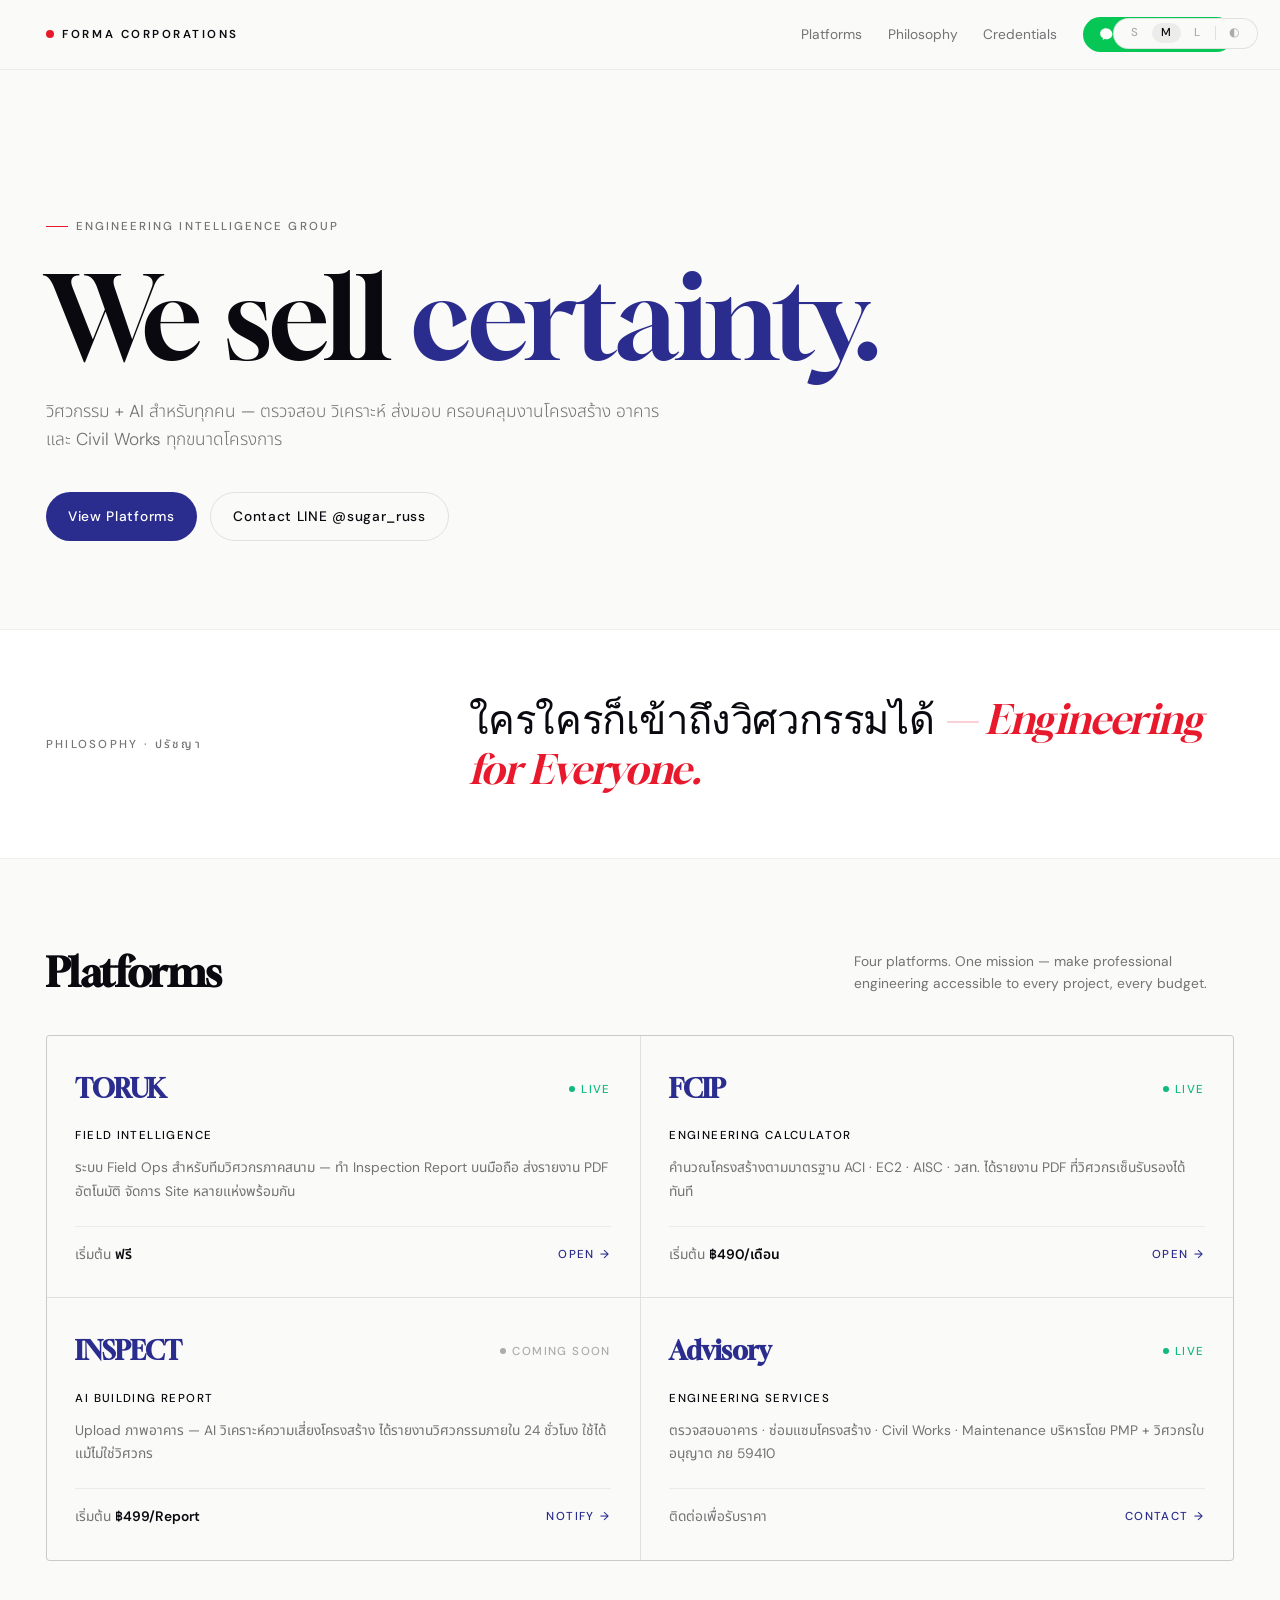
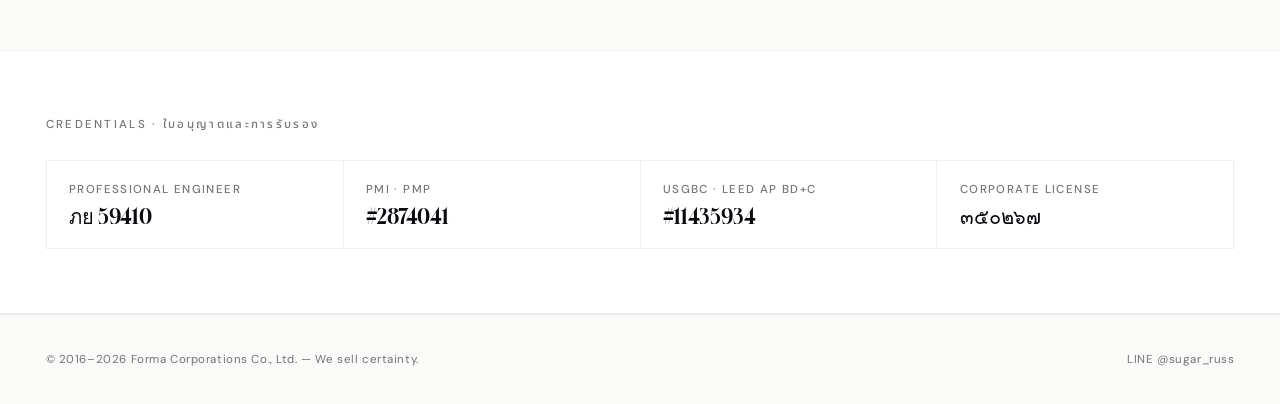
<file: index.html>
<!DOCTYPE html>
<html lang="th" data-theme="light" data-font="medium">
<head>
<meta charset="UTF-8"/>
<meta name="viewport" content="width=device-width, initial-scale=1.0"/>

<!-- ── SEO ── -->
<title>Forma Corporations — We sell certainty.</title>
<meta name="description" content="วิศวกรรม + AI สำหรับทุกคน — TORUK · FCIP · INSPECT · Advisory · ใบอนุญาต ภย 59410 · PMP · LEED AP BD+C"/>
<meta name="robots" content="index, follow"/>
<link rel="canonical" href="https://formacorps.com"/>

<!-- ── OG / SOCIAL ── -->
<meta property="og:type" content="website"/>
<meta property="og:url" content="https://formacorps.com"/>
<meta property="og:title" content="Forma Corporations — We sell certainty."/>
<meta property="og:description" content="ใครใครก็เข้าถึงวิศวกรรมได้ — AirAsia Model · TORUK · FCIP · INSPECT · Advisory"/>
<meta property="og:image" content="https://formacorps.com/og-image.png"/>
<meta property="og:image:width" content="1200"/>
<meta property="og:image:height" content="630"/>
<meta property="og:locale" content="th_TH"/>
<meta property="og:site_name" content="Forma Corporations"/>
<meta name="twitter:card" content="summary_large_image"/>
<meta name="twitter:title" content="Forma Corporations — We sell certainty."/>
<meta name="twitter:description" content="วิศวกรรม + AI สำหรับทุกคน · TORUK · FCIP · INSPECT"/>
<meta name="twitter:image" content="https://formacorps.com/og-image.png"/>

<!-- ── FAVICON ── -->
<link rel="icon" type="image/svg+xml" href="data:image/svg+xml,%3Csvg xmlns='http://www.w3.org/2000/svg' viewBox='0 0 32 32'%3E%3Crect width='32' height='32' fill='%232B2D8E' rx='6'/%3E%3Ccircle cx='10' cy='16' r='2.5' fill='%23E8192C'/%3E%3Ctext x='15' y='21' font-family='Georgia,serif' font-size='14' font-weight='400' fill='white'%3EF%3C/text%3E%3C/svg%3E"/>

<!-- ── FONTS ── -->
<link rel="preconnect" href="https://fonts.googleapis.com"/>
<link rel="preconnect" href="https://fonts.gstatic.com" crossorigin/>
<link href="https://fonts.googleapis.com/css2?family=Gloock&family=DM+Sans:wght@300;400;500;600&family=Noto+Sans+Thai:wght@300;400;500&display=swap" rel="stylesheet"/>

<style>
/* ═══════════════════════════════════════
   FORMA DESIGN SYSTEM v3.1
   ═══════════════════════════════════════ */
:root {
  --navy:        #2B2D8E;
  --red:         #E8192C;
  --line-green:  #06C755;

  /* Light */
  --bg:          #FAFAF8;
  --surface:     #FFFFFF;
  --text:        #09090F;
  --muted:       rgba(9,9,15,0.56);
  --faint:       rgba(9,9,15,0.32);
  --border:      rgba(9,9,15,0.10);
  --hairline:    rgba(9,9,15,0.06);

  --f-xs:        0.72rem;
  --f-sm:        0.86rem;
  --f-base:      0.96rem;
  --f-lg:        1.08rem;
  --f-hero:      clamp(3.4rem, 9vw, 8rem);
  --f-section:   clamp(1.7rem, 3.6vw, 2.5rem);

  --ease:        cubic-bezier(.22,1,.36,1);
  --maxw:        1240px;
}

[data-theme="dark"] {
  --bg:          #09090F;
  --surface:     #0F1019;
  --text:        #EEECEA;
  --muted:       rgba(238,236,234,0.62);
  --faint:       rgba(238,236,234,0.30);
  --border:      rgba(238,236,234,0.10);
  --hairline:    rgba(238,236,234,0.05);
}

[data-font="small"]  { font-size: 14px; }
[data-font="medium"] { font-size: 16px; }
[data-font="large"]  { font-size: 19px; }

*, *::before, *::after { box-sizing: border-box; margin: 0; padding: 0; }
html { scroll-behavior: smooth; }
body {
  background: var(--bg);
  color: var(--text);
  font-family: 'DM Sans','Noto Sans Thai',sans-serif;
  font-weight: 400;
  font-size: var(--f-base);
  line-height: 1.65;
  transition: background 0.3s ease, color 0.3s ease;
  -webkit-font-smoothing: antialiased;
  -moz-osx-font-smoothing: grayscale;
}

a { color: inherit; text-decoration: none; }
button { font: inherit; color: inherit; background: none; border: none; cursor: pointer; }

/* ── CONTROLS ── */
.controls {
  position: fixed;
  top: 1.1rem; right: 1.4rem;
  z-index: 200;
  display: flex; gap: 0.3rem; align-items: center;
  background: var(--bg);
  padding: 0.3rem 0.5rem;
  border: 1px solid var(--border);
  border-radius: 999px;
  backdrop-filter: blur(8px);
}
.cb {
  color: var(--faint);
  padding: 0.25rem 0.55rem;
  font-size: var(--f-xs);
  letter-spacing: 0.06em;
  font-weight: 500;
  border-radius: 999px;
  transition: color 0.2s, background 0.2s;
  line-height: 1;
}
.cb:hover { color: var(--text); }
.cb.on { color: var(--text); background: var(--hairline); }
.cs { width: 1px; height: 14px; background: var(--border); }

/* ── NAV ── */
.nav {
  position: sticky; top: 0;
  z-index: 100;
  background: color-mix(in srgb, var(--bg) 88%, transparent);
  backdrop-filter: blur(12px);
  border-bottom: 1px solid var(--hairline);
}
.nav-inner {
  max-width: var(--maxw);
  margin: 0 auto;
  padding: 1.05rem 1.6rem;
  display: flex; align-items: center; justify-content: space-between;
  gap: 1rem;
}
.logo {
  display: flex; align-items: center; gap: 0.55rem;
  font-size: var(--f-xs);
  font-weight: 600;
  letter-spacing: 0.22em;
  text-transform: uppercase;
}
.logo-mark {
  width: 8px; height: 8px; border-radius: 50%;
  background: var(--red);
  flex-shrink: 0;
}
.nav-links {
  display: flex; align-items: center; gap: 1.6rem;
  font-size: var(--f-sm);
  color: var(--muted);
}
.nav-links a {
  transition: color 0.2s;
}
.nav-links a:hover { color: var(--text); }
.line-btn {
  display: inline-flex; align-items: center; gap: 0.45rem;
  background: var(--line-green);
  color: #fff !important;
  padding: 0.5rem 1rem;
  font-size: var(--f-xs);
  font-weight: 500;
  letter-spacing: 0.08em;
  text-transform: uppercase;
  border-radius: 999px;
  transition: transform 0.2s, opacity 0.2s;
  white-space: nowrap;
}
.line-btn:hover { opacity: 0.9; transform: translateY(-1px); }
.line-icon { width: 14px; height: 14px; fill: #fff; flex-shrink: 0; }

/* ── HERO ── */
.hero {
  max-width: var(--maxw);
  margin: 0 auto;
  padding: clamp(4rem, 11vw, 9rem) 1.6rem clamp(3rem, 7vw, 5.5rem);
}
.eyebrow {
  display: inline-flex; align-items: center; gap: 0.5rem;
  font-size: var(--f-xs);
  letter-spacing: 0.18em;
  text-transform: uppercase;
  color: var(--muted);
  margin-bottom: 1.6rem;
  font-weight: 500;
}
.eyebrow::before {
  content: '';
  width: 22px; height: 1px;
  background: var(--red);
}
.hero-text {
  font-family: 'Gloock', serif;
  font-size: var(--f-hero);
  font-weight: 400;
  line-height: 0.96;
  letter-spacing: -0.02em;
  margin-bottom: 1.6rem;
}
.hero-text .accent { color: var(--navy); }
.hero-sub {
  font-size: var(--f-lg);
  color: var(--muted);
  font-weight: 300;
  line-height: 1.6;
  max-width: 620px;
  margin-bottom: 2.4rem;
}
.hero-cta {
  display: flex; gap: 0.8rem; flex-wrap: wrap;
}
.btn-primary, .btn-ghost {
  display: inline-flex; align-items: center; gap: 0.5rem;
  padding: 0.78rem 1.4rem;
  font-size: var(--f-sm);
  font-weight: 500;
  letter-spacing: 0.05em;
  border-radius: 999px;
  transition: transform 0.2s, background 0.2s, border-color 0.2s;
}
.btn-primary {
  background: var(--navy);
  color: #fff !important;
}
.btn-primary:hover { transform: translateY(-1px); opacity: 0.93; }
.btn-ghost {
  border: 1px solid var(--border);
  color: var(--text);
}
.btn-ghost:hover { border-color: var(--text); }

/* ── PHILOSOPHY ── */
.philosophy {
  border-top: 1px solid var(--hairline);
  border-bottom: 1px solid var(--hairline);
  background: var(--surface);
}
.philosophy-inner {
  max-width: var(--maxw);
  margin: 0 auto;
  padding: clamp(2.5rem, 5vw, 4rem) 1.6rem;
  display: grid;
  grid-template-columns: 1fr 2fr;
  gap: 2.5rem;
  align-items: center;
}
.philosophy-label {
  font-size: var(--f-xs);
  letter-spacing: 0.2em;
  text-transform: uppercase;
  color: var(--muted);
  font-weight: 500;
}
.philosophy-text {
  font-family: 'Gloock', serif;
  font-size: var(--f-section);
  line-height: 1.25;
  letter-spacing: -0.01em;
}
.philosophy-text .em {
  color: var(--red);
  font-style: italic;
}

/* ── SECTION ── */
.section {
  max-width: var(--maxw);
  margin: 0 auto;
  padding: clamp(3.5rem, 7vw, 6rem) 1.6rem;
}
.section-head {
  display: flex; align-items: flex-end; justify-content: space-between;
  gap: 2rem;
  margin-bottom: 2.5rem;
  flex-wrap: wrap;
}
.section-title {
  font-family: 'Gloock', serif;
  font-size: var(--f-section);
  letter-spacing: -0.01em;
  line-height: 1.15;
}
.section-meta {
  font-size: var(--f-sm);
  color: var(--muted);
  max-width: 380px;
}

/* ── PLATFORMS ── */
.platforms {
  display: grid;
  grid-template-columns: repeat(2, 1fr);
  gap: 1px;
  background: var(--border);
  border: 1px solid var(--border);
  border-radius: 4px;
  overflow: hidden;
}
.plat {
  background: var(--bg);
  padding: 2rem 1.8rem;
  display: flex; flex-direction: column;
  position: relative;
  transition: background 0.25s;
}
.plat:hover { background: var(--surface); }
.plat-head {
  display: flex; align-items: center; justify-content: space-between;
  margin-bottom: 1rem;
}
.plat-name {
  font-family: 'Gloock', serif;
  font-size: 1.6rem;
  letter-spacing: -0.01em;
  color: var(--navy);
}
[data-theme="dark"] .plat-name { color: #A5A7FF; }
.plat-status {
  display: inline-flex; align-items: center; gap: 0.4rem;
  font-size: var(--f-xs);
  letter-spacing: 0.12em;
  text-transform: uppercase;
  color: var(--muted);
  font-weight: 500;
}
.plat-status::before {
  content: '';
  width: 6px; height: 6px;
  border-radius: 50%;
  background: currentColor;
}
.plat-status.live    { color: #10b981; }
.plat-status.soon    { color: var(--faint); }
.plat-tagline {
  font-size: var(--f-xs);
  font-weight: 500;
  letter-spacing: 0.12em;
  color: var(--text);
  margin-bottom: 0.7rem;
  text-transform: uppercase;
}
.plat-desc {
  font-size: var(--f-sm);
  color: var(--muted);
  line-height: 1.7;
  margin-bottom: 1.4rem;
  flex-grow: 1;
}
.plat-foot {
  display: flex; align-items: center; justify-content: space-between;
  padding-top: 1rem;
  border-top: 1px solid var(--hairline);
  gap: 1rem;
}
.plat-price {
  font-size: var(--f-sm);
  color: var(--muted);
}
.plat-price strong {
  color: var(--text);
  font-weight: 600;
}
.plat-link {
  font-size: var(--f-xs);
  font-weight: 500;
  letter-spacing: 0.12em;
  text-transform: uppercase;
  color: var(--navy);
  display: inline-flex; align-items: center; gap: 0.35rem;
  transition: gap 0.2s;
  white-space: nowrap;
}
[data-theme="dark"] .plat-link { color: #A5A7FF; }
.plat-link:hover { gap: 0.6rem; }
.plat-link::after { content: '→'; }

/* ── CREDENTIALS ── */
.credentials {
  background: var(--surface);
  border-top: 1px solid var(--hairline);
  border-bottom: 1px solid var(--hairline);
}
.creds-inner {
  max-width: var(--maxw);
  margin: 0 auto;
  padding: clamp(2.5rem, 5vw, 4rem) 1.6rem;
}
.creds-label {
  font-size: var(--f-xs);
  letter-spacing: 0.2em;
  text-transform: uppercase;
  color: var(--muted);
  font-weight: 500;
  margin-bottom: 1.6rem;
}
.creds-grid {
  display: grid;
  grid-template-columns: repeat(4, 1fr);
  gap: 0;
  border-left: 1px solid var(--hairline);
}
.cred {
  padding: 1.2rem 1.4rem;
  border-right: 1px solid var(--hairline);
  border-top: 1px solid var(--hairline);
  border-bottom: 1px solid var(--hairline);
}
.cred-key {
  font-size: var(--f-xs);
  letter-spacing: 0.12em;
  text-transform: uppercase;
  color: var(--muted);
  margin-bottom: 0.35rem;
  font-weight: 500;
}
.cred-val {
  font-family: 'Gloock', serif;
  font-size: 1.25rem;
  letter-spacing: -0.005em;
  color: var(--text);
  line-height: 1.2;
}

/* ── FOOTER ── */
.footer {
  border-top: 1px solid var(--hairline);
}
.footer-inner {
  max-width: var(--maxw);
  margin: 0 auto;
  padding: 2.2rem 1.6rem;
  display: flex; align-items: center; justify-content: space-between;
  flex-wrap: wrap;
  gap: 1rem;
  font-size: var(--f-xs);
  color: var(--muted);
  letter-spacing: 0.05em;
}
.footer a:hover { color: var(--text); }

/* ── MOBILE ── */
@media (max-width: 860px) {
  .nav-links a:not(.line-btn) { display: none; }
  .philosophy-inner {
    grid-template-columns: 1fr;
    gap: 1rem;
  }
  .platforms {
    grid-template-columns: 1fr;
  }
  .creds-grid {
    grid-template-columns: repeat(2, 1fr);
  }
  .section-head { margin-bottom: 1.8rem; }
}

@media (max-width: 480px) {
  .controls {
    top: 0.7rem; right: 0.8rem;
    padding: 0.25rem 0.4rem;
  }
  .nav-inner { padding: 0.85rem 1.1rem; }
  .hero { padding: 5rem 1.2rem 3rem; }
  .section, .creds-inner, .philosophy-inner { padding-left: 1.2rem; padding-right: 1.2rem; }
  .footer-inner { padding-left: 1.2rem; padding-right: 1.2rem; }
  .creds-grid { grid-template-columns: 1fr; }
  .hero-cta { flex-direction: column; align-items: stretch; }
  .btn-primary, .btn-ghost { justify-content: center; }
}

/* ── REDUCED MOTION ── */
@media (prefers-reduced-motion: reduce) {
  * { transition: none !important; animation: none !important; }
  html { scroll-behavior: auto; }
}
</style>
</head>
<body>

<!-- ── CONTROLS ── -->
<div class="controls" role="toolbar" aria-label="Display settings">
  <button class="cb" id="fs" onclick="setF('small','fs')" title="Small text" aria-label="Small text">S</button>
  <button class="cb on" id="fm" onclick="setF('medium','fm')" title="Medium text" aria-label="Medium text">M</button>
  <button class="cb" id="fl" onclick="setF('large','fl')" title="Large text" aria-label="Large text">L</button>
  <div class="cs" aria-hidden="true"></div>
  <button class="cb" id="th" onclick="toggleTheme()" title="Toggle theme" aria-label="Toggle dark/light">◐</button>
</div>

<!-- ── NAV ── -->
<header class="nav">
  <div class="nav-inner">
    <a href="/" class="logo" aria-label="Forma Corporations">
      <span class="logo-mark" aria-hidden="true"></span>
      Forma Corporations
    </a>
    <nav class="nav-links" aria-label="Primary">
      <a href="#platforms">Platforms</a>
      <a href="#philosophy">Philosophy</a>
      <a href="#credentials">Credentials</a>
      <a href="https://line.me/R/ti/p/@sugar_russ"
         target="_blank" rel="noopener noreferrer"
         class="line-btn"
         aria-label="Contact via LINE @sugar_russ">
        <svg class="line-icon" viewBox="0 0 24 24" aria-hidden="true">
          <path d="M12 2C6.48 2 2 6.03 2 11c0 3.27 1.88 6.14 4.72 7.9.19.12.26.34.18.54l-.57 2.1c-.06.22.16.42.37.32l3.2-1.26c.15-.06.31-.05.46.02.86.3 1.78.48 2.64.48 5.52 0 10-4.03 10-9S17.52 2 12 2z"/>
        </svg>
        @sugar_russ
      </a>
    </nav>
  </div>
</header>

<!-- ── HERO ── -->
<section class="hero">
  <div class="eyebrow">Engineering Intelligence Group</div>
  <h1 class="hero-text">
    We sell <span class="accent">certainty.</span>
  </h1>
  <p class="hero-sub">
    วิศวกรรม + AI สำหรับทุกคน — ตรวจสอบ วิเคราะห์ ส่งมอบ
    ครอบคลุมงานโครงสร้าง อาคาร และ Civil Works ทุกขนาดโครงการ
  </p>
  <div class="hero-cta">
    <a href="#platforms" class="btn-primary">View Platforms</a>
    <a href="https://line.me/R/ti/p/@sugar_russ"
       target="_blank" rel="noopener noreferrer"
       class="btn-ghost">Contact LINE @sugar_russ</a>
  </div>
</section>

<!-- ── PHILOSOPHY ── -->
<section class="philosophy" id="philosophy">
  <div class="philosophy-inner">
    <div class="philosophy-label">Philosophy · ปรัชญา</div>
    <p class="philosophy-text">
      ใครใครก็เข้าถึงวิศวกรรมได้ <span class="em">— Engineering for Everyone.</span>
    </p>
  </div>
</section>

<!-- ── PLATFORMS ── -->
<section class="section" id="platforms">
  <div class="section-head">
    <h2 class="section-title">Platforms</h2>
    <p class="section-meta">
      Four platforms. One mission — make professional engineering accessible to every project, every budget.
    </p>
  </div>

  <div class="platforms">

    <!-- TORUK -->
    <article class="plat">
      <div class="plat-head">
        <h3 class="plat-name">TORUK</h3>
        <span class="plat-status live">Live</span>
      </div>
      <div class="plat-tagline">Field Intelligence</div>
      <p class="plat-desc">
        ระบบ Field Ops สำหรับทีมวิศวกรภาคสนาม — ทำ Inspection Report บนมือถือ
        ส่งรายงาน PDF อัตโนมัติ จัดการ Site หลายแห่งพร้อมกัน
      </p>
      <div class="plat-foot">
        <span class="plat-price">เริ่มต้น <strong>ฟรี</strong></span>
        <a class="plat-link" href="https://toruk.formacorps.com"
           target="_blank" rel="noopener noreferrer">Open</a>
      </div>
    </article>

    <!-- FCIP -->
    <article class="plat">
      <div class="plat-head">
        <h3 class="plat-name">FCIP</h3>
        <span class="plat-status live">Live</span>
      </div>
      <div class="plat-tagline">Engineering Calculator</div>
      <p class="plat-desc">
        คำนวณโครงสร้างตามมาตรฐาน ACI · EC2 · AISC · วสท.
        ได้รายงาน PDF ที่วิศวกรเซ็นรับรองได้ทันที
      </p>
      <div class="plat-foot">
        <span class="plat-price">เริ่มต้น <strong>฿490/เดือน</strong></span>
        <a class="plat-link" href="https://fcip-platform.vercel.app"
           target="_blank" rel="noopener noreferrer">Open</a>
      </div>
    </article>

    <!-- INSPECT -->
    <article class="plat">
      <div class="plat-head">
        <h3 class="plat-name">INSPECT</h3>
        <span class="plat-status soon">Coming Soon</span>
      </div>
      <div class="plat-tagline">AI Building Report</div>
      <p class="plat-desc">
        Upload ภาพอาคาร — AI วิเคราะห์ความเสี่ยงโครงสร้าง
        ได้รายงานวิศวกรรมภายใน 24 ชั่วโมง ใช้ได้แม้ไม่ใช่วิศวกร
      </p>
      <div class="plat-foot">
        <span class="plat-price">เริ่มต้น <strong>฿499/Report</strong></span>
        <a class="plat-link" href="https://line.me/R/ti/p/@sugar_russ"
           target="_blank" rel="noopener noreferrer">Notify</a>
      </div>
    </article>

    <!-- ADVISORY -->
    <article class="plat">
      <div class="plat-head">
        <h3 class="plat-name">Advisory</h3>
        <span class="plat-status live">Live</span>
      </div>
      <div class="plat-tagline">Engineering Services</div>
      <p class="plat-desc">
        ตรวจสอบอาคาร · ซ่อมแซมโครงสร้าง · Civil Works · Maintenance
        บริหารโดย PMP + วิศวกรใบอนุญาต ภย 59410
      </p>
      <div class="plat-foot">
        <span class="plat-price">ติดต่อเพื่อรับราคา</span>
        <a class="plat-link" href="https://line.me/R/ti/p/@sugar_russ"
           target="_blank" rel="noopener noreferrer">Contact</a>
      </div>
    </article>

  </div>
</section>

<!-- ── CREDENTIALS ── -->
<section class="credentials" id="credentials">
  <div class="creds-inner">
    <div class="creds-label">Credentials · ใบอนุญาตและการรับรอง</div>
    <div class="creds-grid">
      <div class="cred">
        <div class="cred-key">Professional Engineer</div>
        <div class="cred-val">ภย 59410</div>
      </div>
      <div class="cred">
        <div class="cred-key">PMI · PMP</div>
        <div class="cred-val">#2874041</div>
      </div>
      <div class="cred">
        <div class="cred-key">USGBC · LEED AP BD+C</div>
        <div class="cred-val">#11435934</div>
      </div>
      <div class="cred">
        <div class="cred-key">Corporate License</div>
        <div class="cred-val">๓๕๐๒๖๗</div>
      </div>
    </div>
  </div>
</section>

<!-- ── FOOTER ── -->
<footer class="footer">
  <div class="footer-inner">
    <div>© 2016–2026 Forma Corporations Co., Ltd. — We sell certainty.</div>
    <div>
      <a href="https://line.me/R/ti/p/@sugar_russ"
         target="_blank" rel="noopener noreferrer">LINE @sugar_russ</a>
    </div>
  </div>
</footer>

<script>
'use strict';

/* ── THEME ── */
function toggleTheme() {
  const h = document.documentElement;
  const isDark = h.getAttribute('data-theme') === 'dark';
  const next = isDark ? 'light' : 'dark';
  h.setAttribute('data-theme', next);
  document.getElementById('th').textContent = next === 'dark' ? '◑' : '◐';
  try { localStorage.setItem('forma-theme', next); } catch(e) {}
}

/* ── FONT ── */
function setF(size, id) {
  document.documentElement.setAttribute('data-font', size);
  ['fs','fm','fl'].forEach(i => document.getElementById(i).classList.remove('on'));
  document.getElementById(id).classList.add('on');
  try { localStorage.setItem('forma-font', size); } catch(e) {}
}

/* ── RESTORE PREFERENCES ── */
(function() {
  try {
    const t = localStorage.getItem('forma-theme');
    const f = localStorage.getItem('forma-font');
    if (t === 'dark' || t === 'light') {
      document.documentElement.setAttribute('data-theme', t);
      document.getElementById('th').textContent = t === 'dark' ? '◑' : '◐';
    }
    if (f === 'small' || f === 'medium' || f === 'large') {
      const map = { small: 'fs', medium: 'fm', large: 'fl' };
      document.documentElement.setAttribute('data-font', f);
      ['fs','fm','fl'].forEach(i => document.getElementById(i).classList.remove('on'));
      document.getElementById(map[f]).classList.add('on');
    }
  } catch(e) {}
})();
</script>
</body>
</html>
</file>
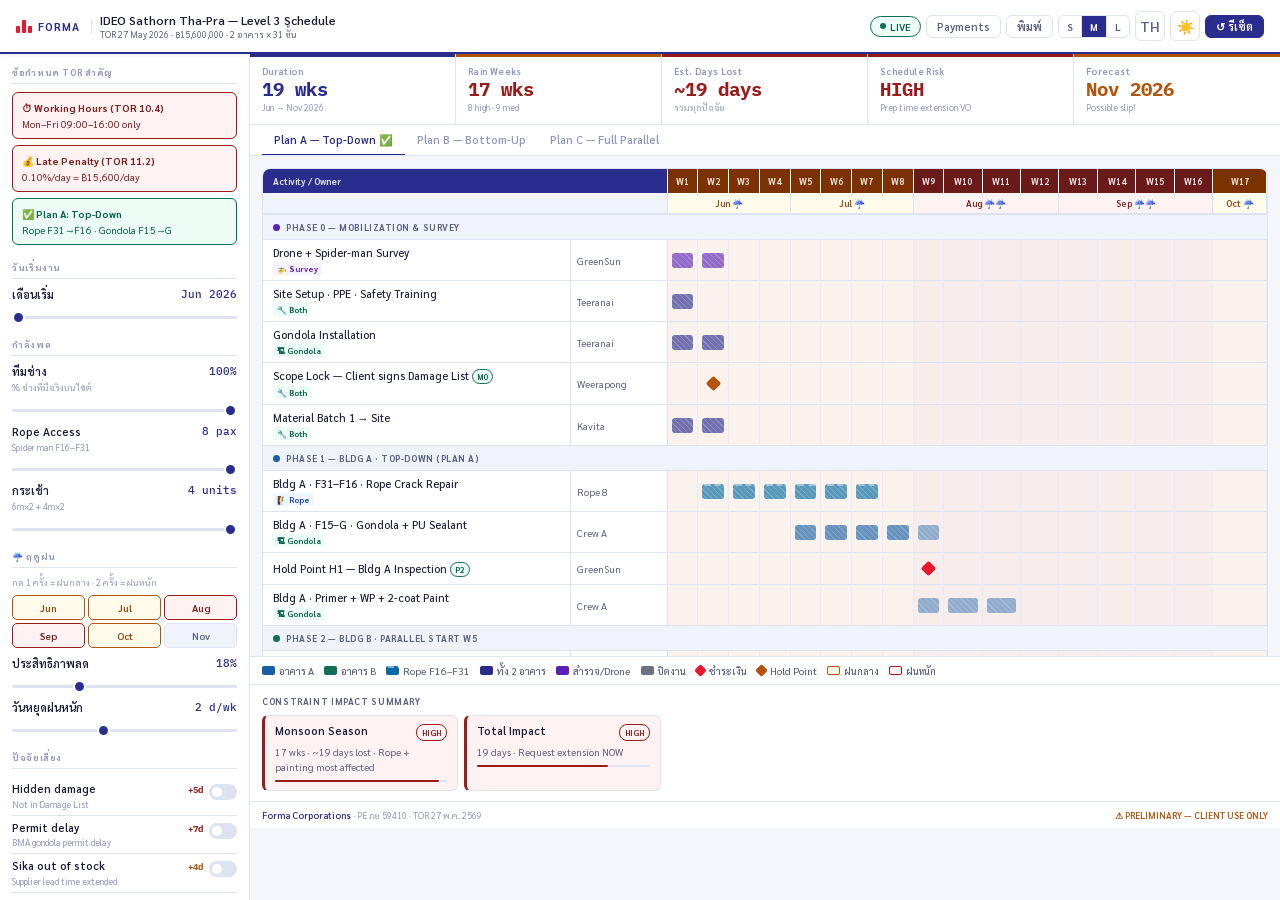
<file: ideo-schedule.html>
<!DOCTYPE html>
<html lang="en" data-theme="light" data-font="m">
<head>
<meta charset="UTF-8">
<meta name="viewport" content="width=device-width,initial-scale=1.0">
<title>ตารางงาน IDEO สาทร ท่าพระ | Forma Corporations</title>
<link rel="canonical" href="https://formacorps.com/ideo-schedule">
<link href="https://fonts.googleapis.com/css2?family=Sarabun:wght@400;500;600;700&family=IBM+Plex+Mono:wght@400;500&display=swap" rel="stylesheet">
<style>
*{box-sizing:border-box;margin:0;padding:0}
html{font-family:"Sarabun",sans-serif;font-size:14px;min-height:100vh}
body{min-height:100vh}

/* LIGHT MODE */
html[data-theme="light"]{
  --bg:#F4F6FB;--surf:#fff;--surf2:#F0F3FA;
  --bd:#DDE3F0;--text:#1A1D3A;--sub:#5A6080;--muted:#9098C0;
  --navy:#2B2D8E;--nvy2:#1E2070;--nvyl:#E8EAFB;
  --red:#E8192C;
  --grn:#0F6E56;--grnbg:#ECFDF5;--grnt:#065F46;
  --amb:#B45309;--ambbg:#FFFBEB;--ambt:#92400E;
  --dng:#991B1B;--dngbg:#FEF2F2;--dngt:#7F1D1D;
  --blu:#185FA5;--blubg:#EFF6FF;--blut:#1E40AF;
  --prp:#5B21B6;--prpbg:#F5F3FF;
  --rn1:rgba(180,83,9,0.07);--rn2:rgba(153,27,27,0.08);
  background:var(--bg);color:var(--text)
}
/* DARK MODE */
html[data-theme="dark"]{
  --bg:#0D0F1E;--surf:#161829;--surf2:#1D2035;
  --bd:#2A2E50;--text:#E4E6F8;--sub:#8890C0;--muted:#5A608A;
  --navy:#4A4ECC;--nvy2:#6366E8;--nvyl:#1A1D40;
  --red:#FF4459;
  --grn:#10B981;--grnbg:#064E3B;--grnt:#6EE7B7;
  --amb:#F59E0B;--ambbg:#451A03;--ambt:#FCD34D;
  --dng:#EF4444;--dngbg:#450A0A;--dngt:#FCA5A5;
  --blu:#3B82F6;--blubg:#1E3A5F;--blut:#93C5FD;
  --prp:#8B5CF6;--prpbg:#2E1065;
  --rn1:rgba(251,191,36,0.08);--rn2:rgba(239,68,68,0.1);
  background:var(--bg);color:var(--text)
}
html{transition:background .25s,color .25s}

@media print{
  .no-print{display:none!important}
  .sb-col{display:none!important}
  html[data-theme="dark"]{--bg:#fff;--surf:#fff;--surf2:#f5f5f5;--text:#000;--sub:#444;--bd:#ccc}
  @page{size:A3 landscape;margin:8mm}
}

/* TOP BAR */
.topbar{background:var(--surf);border-bottom:2.5px solid var(--navy);
  height:54px;padding:0 16px;display:flex;align-items:center;
  justify-content:space-between;position:sticky;top:0;z-index:200;
  box-shadow:0 1px 4px rgba(0,0,0,.08);gap:8px}
.brand{display:flex;align-items:center;gap:8px}
.logo-a{display:flex;align-items:center;gap:6px;text-decoration:none;
  padding-right:12px;border-right:1px solid var(--bd)}
.bars{display:flex;gap:2px;align-items:flex-end}

/* FONT SIZE */
html[data-font="s"]{font-size:12px}
html[data-font="m"]{font-size:14px}
html[data-font="l"]{font-size:16px}
.bars i{display:block;width:4px;border-radius:1px;background:var(--red)}
.bars i:nth-child(1){height:7px}.bars i:nth-child(2){height:13px}.bars i:nth-child(3){height:7px}
.wm{font-size:11px;font-weight:700;color:var(--navy);letter-spacing:.08em}
.pjn{font-size:12px;font-weight:600;color:var(--text)}
.pjm{font-size:9px;color:var(--sub)}
.tr{display:flex;align-items:center;gap:5px}
.lpill{display:flex;align-items:center;gap:4px;font-size:10px;font-weight:600;
  padding:3px 9px;border-radius:20px;background:var(--grnbg);color:var(--grnt);
  border:1px solid var(--grn)}
.ldot{width:6px;height:6px;border-radius:50%;background:var(--grn);animation:blink 2s infinite}
@keyframes blink{0%,100%{opacity:1}50%{opacity:.3}}
.btn{font-family:"Sarabun",sans-serif;font-size:11px;font-weight:600;
  padding:5px 10px;border-radius:6px;cursor:pointer;border:1px solid var(--bd);
  background:var(--surf);color:var(--sub);transition:all .15s;line-height:1}
.btn:hover{border-color:var(--navy);color:var(--navy);background:var(--nvyl)}
.btn.p{background:var(--navy);border-color:var(--navy);color:#fff}
.btn.p:hover{background:var(--nvy2)}
.btn.ico{width:30px;height:30px;padding:0;display:flex;align-items:center;justify-content:center;font-size:14px}

/* MAIN */
.main{display:flex;align-items:flex-start;min-height:400px}
.sb-col{width:250px;flex-shrink:0;background:var(--surf);border-right:1px solid var(--bd);overflow-y:auto;padding:12px;position:sticky;top:54px;height:calc(100vh - 54px)}
.content{flex:1;min-width:0;display:flex;flex-direction:column}

/* SIDEBAR */
.sg{margin-bottom:16px}
.sgt{font-size:9px;font-weight:700;letter-spacing:.07em;text-transform:uppercase;
  color:var(--muted);margin-bottom:8px;padding-bottom:5px;border-bottom:1px solid var(--bd)}
.ci{margin-bottom:9px}
.cit{display:flex;justify-content:space-between;margin-bottom:2px}
.cil{font-size:11px;font-weight:600;color:var(--text)}
.civ{font-size:11px;font-family:"IBM Plex Mono",monospace;font-weight:500;color:var(--navy)}
.cih{font-size:9px;color:var(--muted);margin-bottom:3px;line-height:1.4}
input[type=range]{width:100%;height:3px;-webkit-appearance:none;background:var(--bd);border-radius:2px;outline:none;cursor:pointer}
input[type=range]::-webkit-slider-thumb{-webkit-appearance:none;width:13px;height:13px;border-radius:50%;background:var(--navy);border:2px solid var(--surf);cursor:pointer}
.mgrid{display:grid;grid-template-columns:repeat(3,1fr);gap:3px;margin-bottom:8px}
.mb{font-family:"Sarabun",sans-serif;font-size:10px;font-weight:600;
  padding:5px 3px;text-align:center;border-radius:5px;
  border:1px solid var(--bd);background:var(--surf2);color:var(--sub);cursor:pointer}
.mb.rain{background:var(--ambbg);border-color:var(--amb);color:var(--ambt)}
.mb.heavy{background:var(--dngbg);border-color:var(--dng);color:var(--dngt)}
.fac{display:flex;align-items:flex-start;gap:6px;padding:5px 0;border-bottom:1px solid var(--bd)}
.fac:last-child{border-bottom:none}
.fb{flex:1;min-width:0}
.fn{font-size:11px;font-weight:600;color:var(--text);line-height:1.3}
.fd{font-size:9px;color:var(--muted);line-height:1.35;margin-top:1px}
.fd2{font-size:9px;font-family:"IBM Plex Mono",monospace;font-weight:700;flex-shrink:0;margin-top:2px}
.fd2.h{color:var(--dng)}.fd2.m{color:var(--amb)}.fd2.l{color:var(--grn)}
.sw{position:relative;width:28px;height:16px;flex-shrink:0;margin-top:2px}
.sw input{opacity:0;width:0;height:0;position:absolute}
.swt{position:absolute;inset:0;border-radius:8px;background:var(--bd);cursor:pointer;transition:.2s}
.swt::after{content:"";position:absolute;width:10px;height:10px;border-radius:50%;
  background:var(--surf);top:3px;left:3px;transition:.2s}
.sw input:checked+.swt{background:var(--navy)}
.sw input:checked+.swt::after{transform:translateX(12px)}
.tbox{border-radius:6px;padding:7px 9px;margin-bottom:6px;font-size:10px;line-height:1.5}
.tbox b{display:block;font-size:10px;font-weight:700;margin-bottom:1px}
.tbox.w{background:var(--dngbg);border:1px solid var(--dng);color:var(--dngt)}
.tbox.i{background:var(--blubg);border:1px solid var(--blu);color:var(--blut)}
.tbox.ok{background:var(--grnbg);border:1px solid var(--grn);color:var(--grnt)}

/* KPI */
.krow{display:grid;grid-template-columns:repeat(5,1fr);background:var(--surf);border-bottom:1px solid var(--bd);flex-shrink:0}
.kc{padding:11px 12px;border-right:1px solid var(--bd);position:relative}
.kc:last-child{border-right:none}
.kc::before{content:"";position:absolute;top:0;left:0;right:0;height:3px}
.kc.ok::before{background:var(--grn)}.kc.warn::before{background:var(--amb)}
.kc.danger::before{background:var(--dng)}.kc.nv::before{background:var(--navy)}
.kl{font-size:9px;font-weight:700;letter-spacing:.04em;color:var(--muted);margin-bottom:3px}
.kv{font-size:19px;font-weight:700;font-family:"IBM Plex Mono",monospace;color:var(--text);line-height:1}
.kv.ok{color:var(--grn)}.kv.warn{color:var(--amb)}.kv.danger{color:var(--dng)}.kv.nv{color:var(--navy)}
.ks{font-size:9px;color:var(--muted);margin-top:2px}

/* PLAN TABS */
.ptabs{display:flex;background:var(--surf);border-bottom:1px solid var(--bd);padding:0 12px;flex-shrink:0;overflow-x:auto}
.pt{font-family:"Sarabun",sans-serif;font-size:11px;font-weight:600;padding:7px 12px;
  border:none;background:transparent;cursor:pointer;color:var(--muted);
  border-bottom:2px solid transparent;margin-bottom:-1px;transition:all .15s;white-space:nowrap}
.pt:hover{color:var(--navy)}
.pt.on{color:var(--navy);border-bottom-color:var(--navy)}

/* GANTT */
.gscroll{height:500px;overflow-y:auto;overflow-x:auto;padding:12px;background:var(--bg)}
.gcard{background:var(--surf);border:1px solid var(--bd);border-radius:8px;overflow:auto}
.gt thead{position:sticky;top:0;z-index:5}
table.gt{width:100%;border-collapse:collapse;font-size:11px;min-width:800px}
.gt thead tr:first-child th{background:var(--navy);color:rgba(255,255,255,.85);
  font-size:9px;font-weight:700;padding:6px 3px;text-align:center;border-right:1px solid rgba(255,255,255,.1)}
.gt thead tr:first-child th.rh{background:#7C3200}
.gt thead tr:first-child th.hh{background:#6B1A1A}
.gt thead tr:first-child th.th{text-align:left;padding-left:10px;min-width:185px}
.gt thead tr:nth-child(2) th{font-size:9px;font-weight:600;color:var(--sub);
  padding:4px 3px;text-align:center;background:var(--surf2);
  border-bottom:2px solid var(--bd);border-right:1px solid var(--bd)}
.gt thead tr:nth-child(2) th.rs{background:var(--ambbg);color:var(--ambt)}
.gt thead tr:nth-child(2) th.hs{background:var(--dngbg);color:var(--dngt)}
.gt thead tr:nth-child(2) th.th{text-align:left;padding-left:10px}
.gt tbody tr{border-bottom:1px solid var(--bd)}
.gt tbody tr:hover td{background:rgba(43,45,142,.04)}
html[data-theme="dark"] .gt tbody tr:hover td{background:rgba(74,78,204,.07)}
.gt tbody tr.ph td{background:var(--surf2)}
.phl{font-size:9px;font-weight:700;letter-spacing:.06em;text-transform:uppercase;
  color:var(--sub);padding:6px 10px;display:flex;align-items:center;gap:6px}
.phd{width:7px;height:7px;border-radius:50%;flex-shrink:0}
td.tn{padding:5px 10px;font-size:11px;font-weight:500;color:var(--text);
  border-right:1px solid var(--bd);vertical-align:middle;max-width:200px}
td.to{padding:4px 6px;font-size:10px;color:var(--sub);border-right:1px solid var(--bd);vertical-align:middle;white-space:nowrap}
td.wk{padding:2px;text-align:center;vertical-align:middle;
  border-right:1px solid rgba(180,190,220,.3);height:32px;position:relative}
td.wk.rc{background:var(--rn1)}
td.wk.hc{background:var(--rn2)}

/* BARS — DIRECT COLORS NO CSS VAR GRADIENTS */
.bar{height:15px;border-radius:3px;margin:0 2px;position:relative;overflow:hidden}
.bar.bA{background:#185FA5}
.bar.bB{background:#0F6E56}
.bar.bO{background:#2B2D8E}
.bar.bR{background:#0369A1;border-top:2px dashed rgba(255,255,255,.45)}
.bar.bS{background:#5B21B6}
.bar.bC{background:#6B7280}
html[data-theme="dark"] .bar.bA{background:#3B82F6}
html[data-theme="dark"] .bar.bB{background:#10B981}
html[data-theme="dark"] .bar.bO{background:#4A4ECC}
html[data-theme="dark"] .bar.bR{background:#0EA5E9}
html[data-theme="dark"] .bar.bS{background:#8B5CF6}
html[data-theme="dark"] .bar.bC{background:#6B7280}
.bar.ri{opacity:.65}
.bar.hi{opacity:.45}
.rstripe{position:absolute;inset:0;
  background:repeating-linear-gradient(45deg,transparent,transparent 3px,rgba(255,255,255,.2) 3px,rgba(255,255,255,.2) 4px)}
.ms{width:11px;height:11px;border-radius:2px;transform:rotate(45deg);flex-shrink:0}
.ms.pay{background:var(--red)}.ms.hold{background:var(--amb)}.ms.cert{background:var(--prp)}
.mw{display:flex;align-items:center;justify-content:center;height:100%}
.ptag{display:inline-flex;font-size:8px;font-weight:700;padding:1px 4px;border-radius:8px;
  margin-left:3px;background:var(--grnbg);color:var(--grnt);border:1px solid var(--grn)}
.tbdg{display:inline-block;font-size:8px;font-weight:700;padding:1px 4px;border-radius:3px;margin-top:1px}
.tbdg.r{background:var(--blubg);color:var(--blut)}
.tbdg.g{background:var(--grnbg);color:var(--grnt)}
.tbdg.p{background:var(--prpbg);color:var(--prp)}

/* LEGEND */
.leg{display:flex;flex-wrap:wrap;gap:10px;align-items:center;
  padding:7px 12px;background:var(--surf);border-top:1px solid var(--bd);flex-shrink:0}
.li{display:flex;align-items:center;gap:4px;font-size:10px;color:var(--sub);font-weight:500}
.lb{width:13px;height:9px;border-radius:2px;flex-shrink:0}
.ld{width:9px;height:9px;border-radius:2px;transform:rotate(45deg);flex-shrink:0}
.lrope{width:13px;height:9px;border-radius:2px;flex-shrink:0;background:#0369A1;border-top:2px dashed rgba(255,255,255,.5)}
html[data-theme="dark"] .lrope{background:#0EA5E9}

/* IMPACT */
.imparea{background:var(--surf);border-top:1px solid var(--bd);padding:10px 12px;flex-shrink:0}
.impt{font-size:9px;font-weight:700;letter-spacing:.07em;text-transform:uppercase;color:var(--sub);margin-bottom:8px}
.impg{display:grid;grid-template-columns:repeat(auto-fill,minmax(180px,1fr));gap:6px}
.ic{background:var(--surf2);border:1px solid var(--bd);border-left:3px solid;border-radius:6px;padding:8px 10px}
.ic.h{border-left-color:var(--dng);background:var(--dngbg)}
.ic.m{border-left-color:var(--amb);background:var(--ambbg)}
.ic.l{border-left-color:var(--grn);background:var(--grnbg)}
.ict{display:flex;justify-content:space-between;gap:4px;margin-bottom:3px;align-items:flex-start}
.icn{font-size:11px;font-weight:600;color:var(--text);line-height:1.3}
.icb{font-size:8px;font-weight:700;padding:2px 5px;border-radius:8px;white-space:nowrap;flex-shrink:0}
.icb.h{background:var(--dngbg);color:var(--dngt);border:1px solid var(--dng)}
.icb.m{background:var(--ambbg);color:var(--ambt);border:1px solid var(--amb)}
.icb.l{background:var(--grnbg);color:var(--grnt);border:1px solid var(--grn)}
.ico{font-size:10px;color:var(--sub);line-height:1.5}
.icbar{height:2px;background:var(--bd);border-radius:2px;margin-top:6px}
.icfill{height:100%;border-radius:2px;transition:width .4s}

/* PAYMENT MODAL */
.mbg{display:none;position:fixed;inset:0;background:rgba(10,12,30,.6);
  z-index:500;align-items:center;justify-content:center;padding:14px}
.mc{background:var(--surf);border-radius:10px;padding:18px;max-width:500px;width:100%}
.mh{display:flex;justify-content:space-between;align-items:center;margin-bottom:12px}
.mtt{font-size:13px;font-weight:700;color:var(--navy)}
table.pt{width:100%;border-collapse:collapse;font-size:11px}
table.pt th{background:var(--navy);color:rgba(255,255,255,.85);padding:6px 9px;text-align:left;font-size:10px}
table.pt td{padding:6px 9px;border-bottom:1px solid var(--bd)}
table.pt tr:last-child td{border-bottom:none}
table.pt tr.tot td{background:var(--nvyl);font-weight:700}

/* TOOLTIP */
.tip{position:fixed;background:#1E2070;color:#fff;border-radius:7px;
  padding:8px 11px;pointer-events:none;z-index:999;max-width:240px;
  opacity:0;transition:opacity .12s;font-size:10px;line-height:1.5}
.tip.on{opacity:1}
.tit{font-weight:700;font-size:11px;margin-bottom:2px}

/* FOOTER */
.foot{padding:7px 12px;border-top:1px solid var(--bd);background:var(--surf);
  display:flex;justify-content:space-between;flex-wrap:wrap;gap:4px;flex-shrink:0;font-size:9px;color:var(--muted)}
.foot a{color:var(--navy);text-decoration:none;font-weight:600}

::-webkit-scrollbar{width:4px;height:4px}
::-webkit-scrollbar-track{background:var(--bg)}
::-webkit-scrollbar-thumb{background:var(--bd);border-radius:2px}
@media(max-width:860px){.sb-col{display:none}.main{display:block}.krow{grid-template-columns:repeat(3,1fr)}}
</style>
</head>
<body>

<div class="topbar">
  <div class="brand">
    <a class="logo-a" href="https://formacorps.com" target="_blank">
      <div class="bars"><i></i><i></i><i></i></div>
      <span class="wm">FORMA</span>
    </a>
    <div>
      <div class="pjn" id="pjn">IDEO Sathorn Tha-Pra — Level 3 Schedule</div>
      <div class="pjm" id="pjm">TOR 27 May 2026 · ฿15,600,000 · 2 อาคาร × 31 ชั้น</div>
    </div>
  </div>
  <div class="tr no-print">
    <span class="lpill"><span class="ldot"></span><span id="slive">LIVE</span></span>
    <button class="btn" onclick="showPay()" id="spay">Payments</button>
    <button class="btn" onclick="window.print()" id="sprint">พิมพ์</button>
    <div class="no-print" style="display:flex;border:1px solid var(--bd);border-radius:6px;overflow:hidden">
      <button id="fs" onclick="setFont('s')" style="font-family:Sarabun,sans-serif;font-size:10px;font-weight:700;padding:4px 8px;border:none;border-right:1px solid var(--bd);background:var(--surf);color:var(--sub);cursor:pointer">S</button>
      <button id="fm" onclick="setFont('m')" style="font-family:Sarabun,sans-serif;font-size:10px;font-weight:700;padding:4px 8px;border:none;border-right:1px solid var(--bd);background:var(--navy);color:#fff;cursor:pointer">M</button>
      <button id="fl" onclick="setFont('l')" style="font-family:Sarabun,sans-serif;font-size:10px;font-weight:700;padding:4px 8px;border:none;background:var(--surf);color:var(--sub);cursor:pointer">L</button>
    </div><button class="btn ico" onclick="toggleLang()" id="slang">TH</button>
    <button class="btn ico" onclick="toggleTheme()" id="stheme">☀️</button>
    <button class="btn p" onclick="resetAll()" id="sreset">↺ รีเซ็ต</button>
  </div>
</div>

<div class="main">
<div class="sb-col no-print">
  <div class="sg">
    <div class="sgt" id="s-tor">ข้อกำหนด TOR สำคัญ</div>
    <div class="tbox w"><b id="t1h">&#9201; Working Hours (TOR 10.4)</b><span id="t1b">Mon&ndash;Fri 09:00&ndash;16:00 only</span></div>
    <div class="tbox w"><b id="t2h">&#128176; Late Penalty (TOR 11.2)</b><span id="t2b">0.10%/day = &#3647;15,600/day</span></div>
    <div class="tbox ok"><b id="t3h">&#9989; Plan A: Top-Down</b><span id="t3b">Rope F31&rarr;F16 &middot; Gondola F15&rarr;G</span></div>
  </div>
  <div class="sg">
    <div class="sgt" id="s-start">วันเริ่มงาน</div>
    <div class="ci"><div class="cit"><span class="cil" id="s-sm">เดือนเริ่ม</span><span class="civ" id="v-start">มิ.ย. 2569</span></div>
    <input type="range" id="r-start" min="0" max="5" value="0" oninput="recalc()"></div>
  </div>
  <div class="sg">
    <div class="sgt" id="s-wf">กำลังพล</div>
    <div class="ci"><div class="cit"><span class="cil" id="s-crew">ทีมช่าง</span><span class="civ" id="v-crew">100%</span></div>
    <div class="cih" id="s-crewh">% ช่างที่มีจริงบนไซต์</div>
    <input type="range" id="r-crew" min="40" max="100" value="100" step="10" oninput="recalc()"></div>
    <div class="ci"><div class="cit"><span class="cil" id="s-rope">Rope Access</span><span class="civ" id="v-rope">8 คน</span></div>
    <div class="cih">Spider man F16–F31</div>
    <input type="range" id="r-rope" min="4" max="8" value="8" step="1" oninput="recalc()"></div>
    <div class="ci"><div class="cit"><span class="cil" id="s-gond">กระเช้า</span><span class="civ" id="v-gond">4 ตัว</span></div>
    <div class="cih">6m×2 + 4m×2</div>
    <input type="range" id="r-gond" min="2" max="4" value="4" step="1" oninput="recalc()"></div>
  </div>
  <div class="sg">
    <div class="sgt" id="s-rain">☔ ฤดูฝน</div>
    <div class="cih" id="s-rainh" style="margin-bottom:7px">กด 1 ครั้ง = ฝนกลาง · 2 ครั้ง = ฝนหนัก</div>
    <div class="mgrid" id="mgrid"></div>
    <div class="ci"><div class="cit"><span class="cil" id="s-rl">ประสิทธิภาพลด</span><span class="civ" id="v-rl">18%</span></div>
    <input type="range" id="r-rl" min="5" max="50" value="18" step="1" oninput="recalc()"></div>
    <div class="ci"><div class="cit"><span class="cil" id="s-sw">วันหยุดฝนหนัก</span><span class="civ" id="v-sw">2 วัน/สปด.</span></div>
    <input type="range" id="r-sw" min="0" max="5" value="2" step="1" oninput="recalc()"></div>
  </div>
  <div class="sg">
    <div class="sgt" id="s-risk">ปัจจัยเสี่ยง</div>
    <div id="fwrap"></div>
  </div>
  <div class="sg">
    <div class="sgt" id="s-mat">วัสดุ & เข้าพื้นที่</div>
    <div class="ci"><div class="cit"><span class="cil" id="s-sk">Lead time Sika</span><span class="civ" id="v-sk">7 วัน</span></div>
    <input type="range" id="r-sk" min="3" max="21" value="7" step="1" oninput="recalc()"></div>
    <div class="ci"><div class="cit"><span class="cil" id="s-pt">Lead time TOA</span><span class="civ" id="v-pt">5 วัน</span></div>
    <input type="range" id="r-pt" min="2" max="14" value="5" step="1" oninput="recalc()"></div>
    <div class="ci"><div class="cit"><span class="cil" id="s-ac">เข้าพื้นที่</span><span class="civ" id="v-ac">ปกติ</span></div>
    <input type="range" id="r-ac" min="0" max="2" value="0" step="1" oninput="recalc()"></div>
  </div>
</div>

<div class="content">
  <div class="krow">
    <div class="kc nv"><div class="kl" id="k1l">Duration</div><div class="kv nv" id="k1v">17 สปด.</div><div class="ks" id="k1s">Jun &rarr; Oct 2026</div></div>
    <div class="kc warn"><div class="kl" id="k2l">Rain Weeks</div><div class="kv warn" id="k2v">11 สปด.</div><div class="ks" id="k2s">6 heavy &middot; 5 moderate</div></div>
    <div class="kc"><div class="kl" id="k3l">Est. Days Lost</div><div class="kv" id="k3v">~19 วัน</div><div class="ks" id="k3s">รวมทุกปัจจัย</div></div>
    <div class="kc ok"><div class="kl" id="k4l">Schedule Risk</div><div class="kv ok" id="k4v">LOW</div><div class="ks" id="k4s">2-wk buffer intact</div></div>
    <div class="kc ok"><div class="kl" id="k5l">Forecast</div><div class="kv ok" id="k5v">ต.ค. 2569</div><div class="ks" id="k5s">Within contract</div></div>
  </div>
  <div class="ptabs no-print">
    <button class="pt on" onclick="switchPlan('A',this)" id="ptA">Plan A &mdash; Top-Down &#9989;</button>
    <button class="pt" onclick="switchPlan('B',this)" id="ptB">Plan B &mdash; Bottom-Up</button>
    <button class="pt" onclick="switchPlan('C',this)" id="ptC">Plan C &mdash; Full Parallel</button>
  </div>
  <div class="gscroll"><div class="gcard"><div id="gi"></div></div></div>
  <div class="leg">
    <div class="li"><div class="lb" style="background:#185FA5"></div><span id="la">อาคาร A</span></div>
    <div class="li"><div class="lb" style="background:#0F6E56"></div><span id="lb">อาคาร B</span></div>
    <div class="li"><div class="lrope"></div><span id="lr">Rope F16–F31</span></div>
    <div class="li"><div class="lb" style="background:#2B2D8E"></div><span id="lo">ทั้ง 2 อาคาร</span></div>
    <div class="li"><div class="lb" style="background:#5B21B6"></div><span id="ls">สำรวจ/Drone</span></div>
    <div class="li"><div class="lb" style="background:#6B7280"></div><span id="lc">ปิดงาน</span></div>
    <div class="li"><div class="ld" style="background:var(--red)"></div><span id="lp">ชำระเงิน</span></div>
    <div class="li"><div class="ld" style="background:var(--amb)"></div><span id="lh">Hold Point</span></div>
    <div class="li"><div class="lb" style="background:var(--ambbg);border:1px solid var(--amb)"></div><span id="lrn">ฝนกลาง</span></div>
    <div class="li"><div class="lb" style="background:var(--dngbg);border:1px solid var(--dng)"></div><span id="lhv">ฝนหนัก</span></div>
  </div>
  <div class="imparea no-print"><div class="impt" id="impt">Constraint Impact Summary</div><div class="impg" id="impg"></div></div>
  <div class="foot">
    <span><a href="https://formacorps.com" target="_blank">Forma Corporations</a> · PE ภย 59410 · TOR 27 พ.ค. 2569</span>
    <span id="fwarn" style="color:var(--amb);font-weight:600">&#9888; PRELIMINARY &mdash; CLIENT USE ONLY</span>
  </div>
</div>
</div>

<!-- PAYMENT MODAL -->
<div class="mbg" id="pmodal" onclick="if(event.target===this)closePay()">
  <div class="mc">
    <div class="mh"><span class="mtt" id="mtt">Payment Schedule (TOR Article 16)</span><button class="btn" onclick="closePay()">✕</button></div>
    <table class="pt">
      <thead><tr><th id="ph1">งวด</th><th id="ph2">เงื่อนไข</th><th>%</th><th id="ph3">จำนวนเงิน</th><th id="ph4">เครดิต</th></tr></thead>
      <tbody id="ptbody">
        <tr><td id="p1n">งวด 1</td><td id="p1c">ดำเนินการ 20% เสร็จ</td><td>20%</td><td>฿3,120,000</td><td>30 วัน</td></tr>
        <tr><td id="p2n">งวด 2</td><td id="p2c">ดำเนินการ 50% เสร็จ</td><td>30%</td><td>฿4,680,000</td><td>30 วัน</td></tr>
        <tr><td id="p3n">งวด 3</td><td id="p3c">ดำเนินการ 80% เสร็จ</td><td>25%</td><td>฿3,900,000</td><td>30 วัน</td></tr>
        <tr><td id="p4n">งวด 4</td><td id="p4c">100% + รับประกัน</td><td>20%</td><td>฿3,120,000</td><td>30 วัน</td></tr>
        <tr style="background:var(--ambbg)"><td id="p5n">งวด 5</td><td id="p5c">ประกันผลงาน 5 ปี</td><td>5%</td><td>฿780,000</td><td>—</td></tr>
        <tr class="tot"><td colspan="2" id="ptot">รวม</td><td>100%</td><td>฿15,600,000</td><td></td></tr>
      </tbody>
    </table>
    <div style="margin-top:8px;font-size:10px;color:var(--dng)" id="mpen">⚠ ค่าปรับ 0.10%/วัน = ฿15,600/วัน ถ้าส่งงานช้า (TOR 11.2)</div>
    <div style="margin-top:3px;font-size:10px;color:var(--sub)" id="mwarr">รับประกันรอยร้าว 2 ปี · น้ำรั่ว 5 ปี (TOR 12)</div>
  </div>
</div>
<div class="tip" id="tip"></div>

<script>
var L='en', TH='light', PLAN='A';
var RM={6:1,7:1,8:2,9:2,10:1,11:0};
var FD=[
  {id:'f1',th:'\u0E1E\u0E1A\u0E04\u0E27\u0E32\u0E21\u0E40\u0E2A\u0E35\u0E22\u0E2B\u0E32\u0E22\u0E0B\u0E48\u0E2D\u0E19',en:'Hidden damage',dth:'\u0E44\u0E21\u0E48\u0E2D\u0E22\u0E39\u0E48\u0E43\u0E19 Damage List',den:'Not in Damage List',days:5,lv:'H',on:false},
  {id:'f2',th:'\u0E25\u0E48\u0E32\u0E0A\u0E49\u0E32\u0E08\u0E32\u0E01\u0E2B\u0E19\u0E48\u0E27\u0E22\u0E07\u0E32\u0E19',en:'Permit delay',dth:'BMA/\u0E19\u0E34\u0E15\u0E34\u0E1A\u0E38\u0E04\u0E04\u0E25 \u2013 \u0E43\u0E1A\u0E2D\u0E19\u0E38\u0E0D\u0E32\u0E15\u0E25\u0E48\u0E32\u0E0A\u0E49\u0E32',den:'BMA gondola permit delay',days:7,lv:'H',on:false},
  {id:'f3',th:'\u0E27\u0E31\u0E2A\u0E14\u0E38 Sika \u0E2B\u0E32\u0E44\u0E21\u0E48\u0E44\u0E14\u0E49',en:'Sika out of stock',dth:'Sikaflex \u0E2B\u0E21\u0E14 \u2013 \u0E23\u0E2D supplier',den:'Supplier lead time extended',days:4,lv:'M',on:false},
  {id:'f4',th:'\u0E0A\u0E48\u0E32\u0E07\u0E02\u0E32\u0E14\u0E07\u0E32\u0E19/\u0E1B\u0E48\u0E27\u0E22',en:'Labour absence',dth:'\u0E0A\u0E48\u0E32\u0E07\u0E02\u0E32\u0E14\u0E40\u0E01\u0E34\u0E19 10%',den:'>10% crew absent',days:3,lv:'M',on:false},
  {id:'f5',th:'\u0E25\u0E39\u0E01\u0E04\u0E49\u0E32\u0E2A\u0E31\u0E48\u0E07\u0E40\u0E1B\u0E25\u0E35\u0E48\u0E22\u0E19 scope',en:'Client VO change',dth:'Variation Order \u0E01\u0E25\u0E32\u0E07\u0E42\u0E04\u0E23\u0E07\u0E01\u0E32\u0E23',den:'VO requested mid-project',days:6,lv:'M',on:false},
  {id:'f6',th:'\u0E1E\u0E32\u0E22\u0E38\u0E1D\u0E19\u0E1F\u0E49\u0E32\u0E04\u0E30\u0E19\u0E2D\u0E07',en:'Lightning season',dth:'\u0E2A.\u0E04.\u2013\u0E01.\u0E22. \u0E01\u0E23\u0E30\u0E40\u0E0A\u0E49\u0E32\u0E15\u0E49\u0E2D\u0E07\u0E25\u0E07\u0E17\u0E31\u0E19\u0E17\u0E35',den:'Aug\u2013Sep gondola must descend',days:3,lv:'H',on:false},
  {id:'f7',th:'\u0E04\u0E27\u0E32\u0E21\u0E0A\u0E37\u0E49\u0E19\u0E2A\u0E39\u0E07 \u0E17\u0E32\u0E2A\u0E35\u0E44\u0E21\u0E48\u0E44\u0E14\u0E49',en:'Humidity paint hold',dth:'RH>85% \u0E1E\u0E31\u0E01\u0E07\u0E32\u0E19\u0E17\u0E32\u0E2A\u0E35 TOA',den:'RH>85% painting suspended',days:4,lv:'M',on:false},
  {id:'f8',th:'\u0E23\u0E49\u0E2D\u0E07\u0E40\u0E23\u0E35\u0E22\u0E19\u0E1C\u0E39\u0E49\u0E2D\u0E22\u0E39\u0E48\u0E2D\u0E32\u0E28\u0E31\u0E22',en:'Resident complaint',dth:'\u0E19\u0E34\u0E15\u0E34\u0E1A\u0E38\u0E04\u0E04\u0E25\u0E08\u0E33\u0E01\u0E31\u0E14\u0E40\u0E27\u0E25\u0E32',den:'Juristic restricts hours',days:2,lv:'L',on:false}
];
var FS={};
FD.forEach(function(f){FS[f.id]=f.on;});

var TXT={
  th:{
    starts:['\u0E21\u0E34.\u0E22. 2569','\u0E01.\u0E04. 2569','\u0E2A.\u0E04. 2569','\u0E01.\u0E22. 2569','\u0E15.\u0E04. 2569','\u0E1E.\u0E22. 2569'],
    mo:['\u0E21.\u0E04.','\u0E01.\u0E1E.','\u0E21\u0E35.\u0E04.','\u0E40\u0E21.\u0E22.','\u0E1E.\u0E04.','\u0E21\u0E34.\u0E22.','\u0E01.\u0E04.','\u0E2A.\u0E04.','\u0E01.\u0E22.','\u0E15.\u0E04.','\u0E1E.\u0E22.','\u0E18.\u0E04.'],
    ml:[{n:'\u0E21\u0E34.\u0E22.',m:6},{n:'\u0E01.\u0E04.',m:7},{n:'\u0E2A.\u0E04.',m:8},{n:'\u0E01.\u0E22.',m:9},{n:'\u0E15.\u0E04.',m:10},{n:'\u0E1E.\u0E22.',m:11}],
    wu:'\u0E2A\u0E1B\u0E14.',du:'\u0E27\u0E31\u0E19',pu:'%',
    alo:['\u0E1B\u0E01\u0E15\u0E34','\u0E27\u0E31\u0E19\u0E18\u0E23\u0E23\u0E21\u0E14\u0E32\u0E40\u0E17\u0E48\u0E32\u0E19\u0E31\u0E49\u0E19','09\u201316\u0E19. \u0E40\u0E17\u0E48\u0E32\u0E19\u0E31\u0E49\u0E19'],
    risk:['\u0E15\u0E48\u0E33','\u0E1B\u0E32\u0E19\u0E01\u0E25\u0E32\u0E07','\u0E2A\u0E39\u0E07'],
    rsub:['Buffer 2 \u0E2A\u0E1B\u0E14. \u0E04\u0E07\u0E2D\u0E22\u0E39\u0E48','\u0E15\u0E34\u0E14\u0E15\u0E32\u0E21\u0E23\u0E32\u0E22\u0E2A\u0E31\u0E1B\u0E14\u0E32\u0E2B\u0E4C','\u0E40\u0E15\u0E23\u0E35\u0E22\u0E21\u0E02\u0E2D\u0E02\u0E22\u0E32\u0E22\u0E40\u0E27\u0E25\u0E32'],
    eok:'\u0E15\u0E32\u0E21\u0E2A\u0E31\u0E0D\u0E0D\u0E32',ew:'\u0E2D\u0E32\u0E08\u0E25\u0E48\u0E32\u0E0A\u0E49\u0E32!',
    hi:'\u0E2A\u0E39\u0E07',mi:'\u0E01\u0E25\u0E32\u0E07',lo:'\u0E15\u0E48\u0E33',
    p0:'\u0E23\u0E30\u0E22\u0E30\u0E17\u0E35\u0E48 0 \u2014 \u0E40\u0E15\u0E23\u0E35\u0E22\u0E21\u0E01\u0E32\u0E23\u0E41\u0E25\u0E30\u0E2A\u0E33\u0E23\u0E27\u0E08',
    p1A:'\u0E23\u0E30\u0E22\u0E30\u0E17\u0E35\u0E48 1 \u2014 \u0E2D\u0E32\u0E04\u0E32\u0E23 A \u00B7 \u0E1A\u0E19\u0E25\u0E07\u0E25\u0E48\u0E32\u0E07 (\u0E41\u0E1C\u0E19 A)',
    p2A:'\u0E23\u0E30\u0E22\u0E30\u0E17\u0E35\u0E48 2 \u2014 \u0E2D\u0E32\u0E04\u0E32\u0E23 B \u00B7 \u0E40\u0E23\u0E34\u0E48\u0E21\u0E02\u0E19\u0E32\u0E19 \u0E2A\u0E1B\u0E14. 5',
    p1B:'\u0E23\u0E30\u0E22\u0E30\u0E17\u0E35\u0E48 1 \u2014 \u0E2D\u0E32\u0E04\u0E32\u0E23 A \u00B7 \u0E25\u0E48\u0E32\u0E07\u0E02\u0E36\u0E49\u0E19\u0E1A\u0E19 (\u0E41\u0E1C\u0E19 B \u26A0)',
    p2B:'\u0E23\u0E30\u0E22\u0E30\u0E17\u0E35\u0E48 2 \u2014 \u0E2D\u0E32\u0E04\u0E32\u0E23 B \u00B7 \u0E25\u0E48\u0E32\u0E07\u0E02\u0E36\u0E49\u0E19\u0E1A\u0E19',
    p1C:'\u0E23\u0E30\u0E22\u0E30\u0E17\u0E35\u0E48 1 \u2014 \u0E17\u0E31\u0E49\u0E07 2 \u0E2D\u0E32\u0E04\u0E32\u0E23 \u0E1E\u0E23\u0E49\u0E2D\u0E21\u0E01\u0E31\u0E19 (\u0E41\u0E1C\u0E19 C)',
    p3:'\u0E23\u0E30\u0E22\u0E30\u0E17\u0E35\u0E48 3 \u2014 \u0E07\u0E32\u0E19\u0E1E\u0E34\u0E40\u0E28\u0E29 + \u0E1B\u0E34\u0E14\u0E42\u0E04\u0E23\u0E07\u0E01\u0E32\u0E23',
    pjn:'\u0E15\u0E32\u0E23\u0E32\u0E07\u0E07\u0E32\u0E19 \u0E44\u0E2D\u0E14\u0E35\u0E42\u0E2D \u0E2A\u0E32\u0E17\u0E23 \u0E17\u0E48\u0E32\u0E1E\u0E23\u0E30',
    pjm:'TOR 27 \u0E1E.\u0E04. 2569 \u00B7 \u0E3F15,600,000 \u00B7 2 \u0E2D\u0E32\u0E04\u0E32\u0E23 \u00D7 31 \u0E0A\u0E31\u0E49\u0E19',
    live:'\u0E40\u0E2D\u0E01\u0E2A\u0E32\u0E23\u0E2A\u0E14',pay:'\u0E07\u0E27\u0E14\u0E40\u0E07\u0E34\u0E19',prn:'\u0E1E\u0E34\u0E21\u0E1E\u0E4C',rst:'\u21BA \u0E23\u0E35\u0E40\u0E0B\u0E47\u0E15',
    bR:'\uD83E\uDDD7 Rope',bG:'\uD83C\uDFD7 Gondola',bS:'\uD83D\uDE81 Survey',bO:'\uD83D\uDD27 \u0E17\u0E31\u0E49\u0E07\u0E04\u0E39\u0E48',
    imptit:'\u0E2A\u0E23\u0E38\u0E1B\u0E1C\u0E25\u0E01\u0E23\u0E30\u0E17\u0E1A',
    rn:'\u0E2D\u0E32\u0E04\u0E32\u0E23 A',rb:'\u0E2D\u0E32\u0E04\u0E32\u0E23 B',rr:'Rope F16\u2013F31',ro:'\u0E17\u0E31\u0E49\u0E07 2 \u0E2D\u0E32\u0E04\u0E32\u0E23',rs:'\u0E2A\u0E33\u0E23\u0E27\u0E08/Drone',
    rc:'\u0E1B\u0E34\u0E14\u0E07\u0E32\u0E19',rp:'\u0E0A\u0E33\u0E23\u0E30\u0E40\u0E07\u0E34\u0E19',rh:'Hold Point',rrn:'\u0E1D\u0E19\u0E01\u0E25\u0E32\u0E07',rhv:'\u0E1D\u0E19\u0E2B\u0E19\u0E31\u0E01'
  },
  en:{
    starts:['Jun 2026','Jul 2026','Aug 2026','Sep 2026','Oct 2026','Nov 2026'],
    mo:['Jan','Feb','Mar','Apr','May','Jun','Jul','Aug','Sep','Oct','Nov','Dec'],
    ml:[{n:'Jun',m:6},{n:'Jul',m:7},{n:'Aug',m:8},{n:'Sep',m:9},{n:'Oct',m:10},{n:'Nov',m:11}],
    wu:'wks',du:'days',pu:'%',
    alo:['None','Weekdays only','09\u201316h only'],
    risk:['LOW','MED','HIGH'],
    rsub:['2-wk buffer intact','Monitor weekly','Prep time extension VO'],
    eok:'Within contract',ew:'Possible slip!',
    hi:'HIGH',mi:'MED',lo:'LOW',
    p0:'Phase 0 \u2014 Mobilization & Survey',
    p1A:'Phase 1 \u2014 Bldg A \u00B7 Top-Down (Plan A)',
    p2A:'Phase 2 \u2014 Bldg B \u00B7 Parallel Start W5',
    p1B:'Phase 1 \u2014 Bldg A \u00B7 Bottom-Up (Plan B \u26A0)',
    p2B:'Phase 2 \u2014 Bldg B \u00B7 Bottom-Up',
    p1C:'Phase 1 \u2014 Both Bldgs Simultaneous (Plan C)',
    p3:'Phase 3 \u2014 Special Works + Closeout',
    pjn:'IDEO Sathorn Tha-Pra \u2014 Level 3 Schedule',
    pjm:'TOR 27 May 2026 \u00B7 \u0E3F15,600,000 \u00B7 2 Buildings \u00D7 31 Floors',
    live:'LIVE',pay:'Payments',prn:'Print',rst:'\u21BA Reset',
    bR:'\uD83E\uDDD7 Rope',bG:'\uD83C\uDFD7 Gondola',bS:'\uD83D\uDE81 Survey',bO:'\uD83D\uDD27 Both',
    imptit:'Constraint Impact',
    rn:'Building A',rb:'Building B',rr:'Rope F16\u2013F31',ro:'Both Bldgs',rs:'Survey/Drone',
    rc:'Closeout',rp:'Payment',rh:'Hold Point',rrn:'Moderate Rain',rhv:'Heavy Rain'
  }
};

function setFont(s){
  document.documentElement.setAttribute('data-font',s);
  ['fs','fm','fl'].forEach(function(id,i){
    var el=document.getElementById(id);
    if(el){el.style.background=['s','m','l'][i]===s?'var(--navy)':'var(--surf)';
    el.style.color=['s','m','l'][i]===s?'#fff':'var(--sub)';}
  });
}
function toggleTheme(){
  TH=TH==='light'?'dark':'light';
  document.documentElement.setAttribute('data-theme',TH);
  document.getElementById('stheme').textContent=TH==='dark'?'\uD83C\uDF19':'\u2600\uFE0F';
}
function toggleLang(){
  L=L==='th'?'en':'th';
  document.getElementById('slang').textContent=L==='th'?'TH':'EN';
  applyLang();
  buildMonths();
  buildFactors();
  recalc();
}
function applyLang(){
  var isEN=(L==='en');
  document.getElementById('pjn').textContent=isEN?'IDEO Sathorn Tha-Pra \u2014 Level 3 Schedule':'\u0E15\u0E32\u0E23\u0E32\u0E07\u0E07\u0E32\u0E19 \u0E44\u0E2D\u0E14\u0E35\u0E42\u0E2D \u0E2A\u0E32\u0E17\u0E23 \u0E17\u0E48\u0E32\u0E1E\u0E23\u0E30';
  document.getElementById('pjm').textContent=isEN?'TOR 27 May 2026 \u00B7 \u0E3F15,600,000 \u00B7 2 Buildings \u00D7 31 Floors':'TOR 27 \u0E1E.\u0E04. 2569 \u00B7 \u0E3F15,600,000 \u00B7 2 \u0E2D\u0E32\u0E04\u0E32\u0E23 \u00D7 31 \u0E0A\u0E31\u0E49\u0E19';
  document.getElementById('slive').textContent=isEN?'LIVE':'\u0E40\u0E2D\u0E01\u0E2A\u0E32\u0E23\u0E2A\u0E14';
  document.getElementById('spay').textContent=isEN?'Payments':'\u0E07\u0E27\u0E14\u0E40\u0E07\u0E34\u0E19';
  document.getElementById('sprint').textContent=isEN?'Print':'\u0E1E\u0E34\u0E21\u0E1E\u0E4C';
  document.getElementById('sreset').textContent=isEN?'\u21BA Reset':'\u21BA \u0E23\u0E35\u0E40\u0E0B\u0E47\u0E15';
  document.getElementById('impt').textContent=isEN?'Constraint Impact':'\u0E2A\u0E23\u0E38\u0E1B\u0E1C\u0E25\u0E01\u0E23\u0E30\u0E17\u0E1A';
  document.getElementById('k1l').textContent=isEN?'Duration':'\u0E23\u0E30\u0E22\u0E30\u0E40\u0E27\u0E25\u0E32';
  document.getElementById('k2l').textContent=isEN?'Rain Weeks':'\u0E2A\u0E31\u0E1B\u0E14\u0E32\u0E2B\u0E4C\u0E1D\u0E19';
  document.getElementById('k3l').textContent=isEN?'Days Lost':'\u0E27\u0E31\u0E19\u0E2A\u0E39\u0E0D\u0E40\u0E2A\u0E35\u0E22';
  document.getElementById('k4l').textContent=isEN?'Risk':'\u0E04\u0E27\u0E32\u0E21\u0E40\u0E2A\u0E35\u0E48\u0E22\u0E07';
  document.getElementById('k5l').textContent=isEN?'Forecast':'\u0E41\u0E25\u0E49\u0E27\u0E40\u0E2A\u0E23\u0E47\u0E08';
  document.getElementById('mtt').textContent=isEN?'Payment Schedule (TOR 16)':'\u0E07\u0E27\u0E14\u0E01\u0E32\u0E23\u0E0A\u0E33\u0E23\u0E30\u0E40\u0E07\u0E34\u0E19 (TOR 16)';
  document.getElementById('t1h').textContent=isEN?'\u23F1 Working Hours (TOR 10.4)':'\u23F1 \u0E40\u0E27\u0E25\u0E32\u0E17\u0E33\u0E07\u0E32\u0E19 (TOR 10.4)';
  document.getElementById('t1b').textContent=isEN?'Mon\u2013Fri 09:00\u201316:00 only':'\u0E08.\u2013\u0E28. 09:00\u201316:00 \u0E19. \u0E40\u0E17\u0E48\u0E32\u0E19\u0E31\u0E49\u0E19';
  document.getElementById('t2h').textContent=isEN?'\uD83D\uDCB0 Penalty (TOR 11.2)':'\uD83D\uDCB0 \u0E04\u0E48\u0E32\u0E1B\u0E23\u0E31\u0E1A (TOR 11.2)';
  document.getElementById('t2b').textContent=isEN?'0.10%/day = \u0E3F15,600/day':'0.10%/\u0E27\u0E31\u0E19 = \u0E3F15,600/\u0E27\u0E31\u0E19';
  document.getElementById('t3h').textContent=isEN?'\u2705 Plan A: Top-Down':'\u2705 \u0E41\u0E1C\u0E19 A: \u0E1A\u0E19\u0E25\u0E07\u0E25\u0E48\u0E32\u0E07';
  document.getElementById('t3b').textContent=isEN?'Rope F31\u2192F16 \u00B7 Gondola F15\u2192G':'Rope F31\u2192F16 \u0E01\u0E48\u0E2D\u0E19 \u00B7 Gondola F15\u2192G';
  document.getElementById('s-tor').textContent=isEN?'Key TOR Requirements':'\u0E02\u0E49\u0E2D\u0E01\u0E33\u0E2B\u0E19\u0E14 TOR \u0E2A\u0E33\u0E04\u0E31\u0E0D';
  document.getElementById('s-start').textContent=isEN?'Project Start':'\u0E27\u0E31\u0E19\u0E40\u0E23\u0E34\u0E48\u0E21\u0E07\u0E32\u0E19';
  document.getElementById('s-sm').textContent=isEN?'Start Month':'\u0E40\u0E14\u0E37\u0E2D\u0E19\u0E40\u0E23\u0E34\u0E48\u0E21';
  document.getElementById('s-wf').textContent=isEN?'Workforce':'\u0E01\u0E33\u0E25\u0E31\u0E07\u0E1E\u0E25';
  document.getElementById('s-crew').textContent=isEN?'Crew Size':'\u0E17\u0E35\u0E21\u0E0A\u0E48\u0E32\u0E07';
  document.getElementById('s-rope').textContent=isEN?'Rope Access':'Rope Access';
  document.getElementById('s-gond').textContent=isEN?'Gondola Units':'\u0E01\u0E23\u0E30\u0E40\u0E0A\u0E49\u0E32';
  document.getElementById('s-rain').textContent=isEN?'\u2614 Monsoon':'\u2614 \u0E24\u0E14\u0E39\u0E1D\u0E19';
  document.getElementById('s-rl').textContent=isEN?'Rain Loss %':'\u0E1B\u0E23\u0E30\u0E2A\u0E34\u0E17\u0E18\u0E34\u0E20\u0E32\u0E1E\u0E25\u0E14';
  document.getElementById('s-sw').textContent=isEN?'Stop-Work Days':'\u0E27\u0E31\u0E19\u0E2B\u0E22\u0E38\u0E14\u0E1D\u0E19\u0E2B\u0E19\u0E31\u0E01';
  document.getElementById('s-risk').textContent=isEN?'Risk Factors':'\u0E1B\u0E31\u0E08\u0E08\u0E31\u0E22\u0E40\u0E2A\u0E35\u0E48\u0E22\u0E07';
  document.getElementById('s-mat').textContent=isEN?'Materials & Access':'\u0E27\u0E31\u0E2A\u0E14\u0E38 & \u0E40\u0E02\u0E49\u0E32\u0E1E\u0E37\u0E49\u0E19\u0E17\u0E35\u0E48';
  document.getElementById('s-sk').textContent=isEN?'Sika Lead Time':'Lead time Sika';
  document.getElementById('s-pt').textContent=isEN?'TOA Lead Time':'Lead time TOA';
  document.getElementById('s-ac').textContent=isEN?'Site Access':'\u0E40\u0E02\u0E49\u0E32\u0E1E\u0E37\u0E49\u0E19\u0E17\u0E35\u0E48';
  document.getElementById('la').textContent=isEN?'Building A':'\u0E2D\u0E32\u0E04\u0E32\u0E23 A';
  document.getElementById('lb').textContent=isEN?'Building B':'\u0E2D\u0E32\u0E04\u0E32\u0E23 B';
  document.getElementById('lr').textContent=isEN?'Rope F16\u2013F31':'Rope F16\u2013F31';
  document.getElementById('lo').textContent=isEN?'Both Buildings':'\u0E17\u0E31\u0E49\u0E07 2 \u0E2D\u0E32\u0E04\u0E32\u0E23';
  document.getElementById('ls').textContent=isEN?'Survey/Drone':'\u0E2A\u0E33\u0E23\u0E27\u0E08/Drone';
  document.getElementById('lc').textContent=isEN?'Closeout':'\u0E1B\u0E34\u0E14\u0E07\u0E32\u0E19';
  document.getElementById('lp').textContent=isEN?'Payment':'\u0E0A\u0E33\u0E23\u0E30\u0E40\u0E07\u0E34\u0E19';
  document.getElementById('lh').textContent=isEN?'Hold Point':'Hold Point';
  document.getElementById('lrn').textContent=isEN?'Moderate Rain':'\u0E1D\u0E19\u0E01\u0E25\u0E32\u0E07';
  document.getElementById('lhv').textContent=isEN?'Heavy Rain':'\u0E1D\u0E19\u0E2B\u0E19\u0E31\u0E01';
  document.getElementById('fwarn').textContent=isEN?'\u26A0 PRELIMINARY \u2014 CLIENT USE ONLY':'\u26A0 \u0E40\u0E2D\u0E01\u0E2A\u0E32\u0E23\u0E40\u0E1A\u0E37\u0E49\u0E2D\u0E07\u0E15\u0E49\u0E19 \u00B7 \u0E2A\u0E33\u0E2B\u0E23\u0E31\u0E1A\u0E25\u0E39\u0E01\u0E04\u0E49\u0E32\u0E40\u0E17\u0E48\u0E32\u0E19\u0E31\u0E49\u0E19';
  document.getElementById('ptA').textContent=isEN?'Plan A \u2014 Top-Down \u2705':'\u0E41\u0E1C\u0E19 A \u2014 \u0E1A\u0E19\u0E25\u0E07\u0E25\u0E48\u0E32\u0E07 \u2705';
  document.getElementById('ptB').textContent=isEN?'Plan B \u2014 Bottom-Up':'\u0E41\u0E1C\u0E19 B \u2014 \u0E25\u0E48\u0E32\u0E07\u0E02\u0E36\u0E49\u0E19\u0E1A\u0E19';
  document.getElementById('ptC').textContent=isEN?'Plan C \u2014 Full Parallel':'\u0E41\u0E1C\u0E19 C \u2014 \u0E02\u0E19\u0E32\u0E19\u0E17\u0E31\u0E49\u0E07\u0E04\u0E39\u0E48';
  document.getElementById('ph1').textContent=isEN?'Item':'\u0E07\u0E27\u0E14';
  document.getElementById('ph2').textContent=isEN?'Condition':'\u0E40\u0E07\u0E37\u0E48\u0E2D\u0E19\u0E44\u0E02';
  document.getElementById('ph3').textContent=isEN?'Amount':'\u0E08\u0E33\u0E19\u0E27\u0E19\u0E40\u0E07\u0E34\u0E19';
  document.getElementById('ph4').textContent=isEN?'Credit':'\u0E40\u0E04\u0E23\u0E14\u0E34\u0E15';
  document.getElementById('p1n').textContent=isEN?'P1':'\u0E07\u0E27\u0E14 1';
  document.getElementById('p1c').textContent=isEN?'20% complete':'\u0E14\u0E33\u0E40\u0E19\u0E34\u0E19\u0E01\u0E32\u0E23 20% \u0E40\u0E2A\u0E23\u0E47\u0E08';
  document.getElementById('p2n').textContent=isEN?'P2':'\u0E07\u0E27\u0E14 2';
  document.getElementById('p2c').textContent=isEN?'50% complete':'\u0E14\u0E33\u0E40\u0E19\u0E34\u0E19\u0E01\u0E32\u0E23 50% \u0E40\u0E2A\u0E23\u0E47\u0E08';
  document.getElementById('p3n').textContent=isEN?'P3':'\u0E07\u0E27\u0E14 3';
  document.getElementById('p3c').textContent=isEN?'80% complete':'\u0E14\u0E33\u0E40\u0E19\u0E34\u0E19\u0E01\u0E32\u0E23 80% \u0E40\u0E2A\u0E23\u0E47\u0E08';
  document.getElementById('p4n').textContent=isEN?'P4':'\u0E07\u0E27\u0E14 4';
  document.getElementById('p4c').textContent=isEN?'100% + warranty':'100% + \u0E23\u0E31\u0E1A\u0E1B\u0E23\u0E30\u0E01\u0E31\u0E19';
  document.getElementById('p5n').textContent=isEN?'P5':'\u0E07\u0E27\u0E14 5';
  document.getElementById('p5c').textContent=isEN?'5-yr bond':'\u0E1B\u0E23\u0E30\u0E01\u0E31\u0E19\u0E1C\u0E25\u0E07\u0E32\u0E19 5 \u0E1B\u0E35';
  document.getElementById('ptot').textContent=isEN?'Total':'\u0E23\u0E27\u0E21';
  document.getElementById('mpen').textContent=isEN?'\u26A0 Penalty 0.10%/day = \u0E3F15,600/day (TOR 11.2)':'\u26A0 \u0E04\u0E48\u0E32\u0E1B\u0E23\u0E31\u0E1A 0.10%/\u0E27\u0E31\u0E19 = \u0E3F15,600/\u0E27\u0E31\u0E19 \u0E16\u0E49\u0E32\u0E2A\u0E48\u0E07\u0E07\u0E32\u0E19\u0E0A\u0E49\u0E32 (TOR 11.2)';
  document.getElementById('mwarr').textContent=isEN?'Crack warranty 2yr \u00B7 Water 5yr (TOR 12)':'\u0E23\u0E31\u0E1A\u0E1B\u0E23\u0E30\u0E01\u0E31\u0E19\u0E23\u0E2D\u0E22\u0E23\u0E49\u0E32\u0E27 2 \u0E1B\u0E35 \u00B7 \u0E19\u0E49\u0E33\u0E23\u0E31\u0E48\u0E27 5 \u0E1B\u0E35 (TOR 12)';
}

function buildMonths(){
  var t=TXT[L];
  var mg=document.getElementById('mgrid');
  mg.innerHTML='';
  t.ml.forEach(function(x){
    var b=document.createElement('button');
    b.className='mb';b.textContent=x.n;b.dataset.m=x.m;
    updM(b,x.m);
    b.onclick=(function(m){return function(){RM[m]=(RM[m]+1)%3;updM(b,m);recalc();};})(x.m);
    mg.appendChild(b);
  });
}
function updM(b,m){
  b.className='mb';
  if(RM[m]===1)b.classList.add('rain');
  if(RM[m]===2)b.classList.add('heavy');
}
function buildFactors(){
  var fw=document.getElementById('fwrap');
  fw.innerHTML='';
  FD.forEach(function(f){
    var nm=L==='th'?f.th:f.en;
    var ds=L==='th'?f.dth:f.den;
    var d=document.createElement('div');d.className='fac';
    d.innerHTML='<div class="fb"><div class="fn">'+nm+'</div><div class="fd">'+ds+'</div></div>'
      +'<span class="fd2 '+f.lv.toLowerCase()+'">+'+f.days+'d</span>'
      +'<label class="sw"><input type="checkbox"'+(FS[f.id]?' checked':'')
      +'><span class="swt"></span></label>';
    var cb=d.querySelector('input[type=checkbox]');
    cb.setAttribute('data-fid',f.id);
    cb.addEventListener('change',function(){toggleF(this.getAttribute('data-fid'),this.checked);});
    fw.appendChild(d);
  });
}
function toggleF(id,v){FS[id]=v;recalc();}
function switchPlan(p,el){
  PLAN=p;
  document.querySelectorAll('.pt').forEach(function(t){t.classList.remove('on');});
  el.classList.add('on');
  recalc();
}
function showPay(){document.getElementById('pmodal').style.display='flex';}
function closePay(){document.getElementById('pmodal').style.display='none';}

function recalc(){
  var t=TXT[L];
  var si=+document.getElementById('r-start').value;
  var crew=+document.getElementById('r-crew').value;
  var rope=+document.getElementById('r-rope').value;
  var gond=+document.getElementById('r-gond').value;
  var rl=+document.getElementById('r-rl').value;
  var sw=+document.getElementById('r-sw').value;
  var sk=+document.getElementById('r-sk').value;
  var pt=+document.getElementById('r-pt').value;
  var ac=+document.getElementById('r-ac').value;

  document.getElementById('v-start').textContent=t.starts[si];
  document.getElementById('v-crew').textContent=crew+'%';
  document.getElementById('v-rope').textContent=rope+(L==='th'?' \u0E04\u0E19':' pax');
  document.getElementById('v-gond').textContent=gond+(L==='th'?' \u0E15\u0E31\u0E27':' units');
  document.getElementById('v-rl').textContent=rl+'%';
  document.getElementById('v-sw').textContent=sw+(L==='th'?' \u0E27\u0E31\u0E19/\u0E2A\u0E1B\u0E14.':' d/wk');
  document.getElementById('v-sk').textContent=sk+(L==='th'?' \u0E27\u0E31\u0E19':' days');
  document.getElementById('v-pt').textContent=pt+(L==='th'?' \u0E27\u0E31\u0E19':' days');
  document.getElementById('v-ac').textContent=t.alo[ac];

  var delay=0;
  FD.forEach(function(f){if(FS[f.id])delay+=f.days;});
  if(crew<100)delay+=Math.round((100-crew)/10*1.5);
  if(rope<8)delay+=(8-rope)*2;
  if(gond<4)delay+=(4-gond)*3;
  if(sk>7)delay+=Math.round((sk-7)*.5);
  if(pt>5)delay+=Math.round((pt-5)*.3);
  if(ac>0)delay+=ac*5;

  var bm=6+si;
  var rw=0,hw=0;
  for(var w=0;w<17;w++){
    var m=((bm-1+Math.floor(w/4))%12)+1;
    if(RM[m]===1)rw++;else if(RM[m]===2)hw++;
  }
  var rd=Math.round(rw*rl/100*5*0.4+hw*sw);
  delay+=rd;

  var extra=Math.max(0,Math.ceil(delay/5)-2);
  var total=17+extra;
  var ri=delay<=5?0:delay<=12?1:2;
  var rcs=['ok','warn','danger'];
  var rc=rcs[ri];

  // end month \u2014 fix: direct calc from base month + total weeks
  var endMonthIdx=(bm-1+Math.ceil(total/4))%12;
  var eM=t.mo[endMonthIdx];
  var eY=(bm+Math.ceil(total/4))>12?2027:2026;

  document.getElementById('k1v').textContent=total+' '+t.wu;
  document.getElementById('k1v').className='kv nv';
  document.getElementById('k1s').textContent=t.starts[si].split(' ')[0]+' \u2192 '+eM+' '+eY;

  var k2=document.getElementById('k2v');
  k2.textContent=(rw+hw)+' '+t.wu;
  k2.className='kv '+(rw+hw>8?'danger':'warn');
  document.getElementById('k2s').textContent=hw+' '+t.hi.toLowerCase()+' \u00B7 '+rw+' '+t.mi.toLowerCase();

  var k3=document.getElementById('k3v');
  k3.textContent='~'+delay+' '+t.du;
  k3.className='kv '+(delay>14?'danger':delay>7?'warn':'');

  var k4=document.getElementById('k4v');
  k4.textContent=t.risk[ri];k4.className='kv '+rc;
  document.getElementById('k4s').textContent=t.rsub[ri];

  var k5=document.getElementById('k5v');
  k5.textContent=eM+' '+eY;k5.className='kv '+(ri>0?'warn':'ok');
  document.getElementById('k5s').textContent=ri>0?t.ew:t.eok;

  document.querySelectorAll('.kc').forEach(function(k,i){
    k.className='kc '+['nv','warn',rc,rc,ri>0?'warn':'ok'][i];
  });

  renderGantt(si,t,bm);
  renderImpact(delay,rw,hw,crew,rope,gond,ac,rd,t);
}

function getWR(w,bm){var m=((bm-1+Math.floor((w-1)/4))%12)+1;return RM[m]||0;}

function renderGantt(si,t,bm){
  // month row grouping
  var grps=[],cur=null;
  for(var w=1;w<=17;w++){
    var mo=((bm-1+Math.floor((w-1)/4))%12)+1;
    var mn=t.mo[mo-1];
    if(!cur||cur.n!==mn){if(cur)grps.push(cur);cur={n:mn,c:1,r:RM[mo]||0};}
    else cur.c++;
  }
  if(cur)grps.push(cur);

  var tasks=getTasks(t);
  var WL=L==='th'?'\u0E2A.':'W';
  var h='<table class="gt"><thead><tr class=""><th class="th" colspan="2">'+(L==='th'?'\u0E23\u0E32\u0E22\u0E01\u0E32\u0E23\u0E07\u0E32\u0E19 / \u0E1C\u0E39\u0E49\u0E23\u0E31\u0E1A\u0E1C\u0E34\u0E14\u0E0A\u0E2D\u0E1A':'Activity / Owner')+'</th>';
  for(var w=1;w<=17;w++){
    var r=getWR(w,bm);
    h+='<th class="'+(r===2?'hh':r===1?'rh':'')+'">'+WL+w+'</th>';
  }
  h+='</tr><tr><th class="th" colspan="2"></th>';
  grps.forEach(function(g){
    h+='<th class="'+(g.r===2?'hs':g.r===1?'rs':'')+'" colspan="'+g.c+'">'+g.n+(g.r===2?' \u2614\u2614':g.r===1?' \u2614':'')+'</th>';
  });
  h+='</tr></thead><tbody>';

  tasks.forEach(function(tk){
    if(tk.ph){
      h+='<tr class="ph"><td colspan="'+(2+17)+'"><div class="phl"><span class="phd" style="background:'+tk.col+'"></span>'+tk.lb+'</div></td></tr>';
      return;
    }
    var bdg=tk.bd?'<span class="tbdg '+(tk.bd==='r'?'r':tk.bd==='p'?'p':'g')+'">'+tk.bt+'</span>':'';
    h+='<tr data-tt="'+(tk.tt||'')+'">';
    h+='<td class="tn">'+tk.nm+(tk.ptg?'<span class="ptag">'+tk.ptg+'</span>':'')+'<br>'+bdg+'</td>';
    h+='<td class="to">'+tk.ow+'</td>';
    for(var w=1;w<=17;w++){
      var r=getWR(w,bm);
      var wc='wk'+(r===2?' hc':r===1?' rc':'');
      var inR=(w>=tk.sw&&w<=tk.ew);
      h+='<td class="'+wc+'">';
      if(tk.ms&&w===tk.ew){
        h+='<div class="mw"><div class="ms '+tk.mt+'"></div></div>';
      } else if(inR){
        var bc='bar '+tk.tp+(r===2?' hi':r===1?' ri':'');
        h+='<div class="'+bc+'">'+(r>=1?'<div class="rstripe"></div>':'')+'</div>';
      }
      h+='</td>';
    }
    h+='</tr>';
  });
  h+='</tbody></table>';
  document.getElementById('gi').innerHTML=h;

  var tip=document.getElementById('tip');
  document.querySelectorAll('.gt tbody tr[data-tt]').forEach(function(row){
    var tt=row.getAttribute('data-tt');if(!tt)return;
    row.addEventListener('mouseenter',function(){
      var nm=row.querySelector('.tn')?row.querySelector('.tn').childNodes[0].textContent.trim():'';
      tip.innerHTML='<div class="tit">'+nm+'</div>'+tt;tip.classList.add('on');
    });
    row.addEventListener('mousemove',function(e){
      tip.style.left=Math.min(e.clientX+14,window.innerWidth-260)+'px';
      tip.style.top=(e.clientY-80)+'px';
    });
    row.addEventListener('mouseleave',function(){tip.classList.remove('on');});
  });
}

function getTasks(t){
  var p=PLAN;
  var base=[
    {ph:true,lb:t.p0,col:'#5B21B6'},
    {nm:L==='th'?'\u0E2A\u0E33\u0E23\u0E27\u0E08 Drone + Spider man':'Drone + Spider-man Survey',ow:'GreenSun',sw:1,ew:2,tp:'bS',bd:'p',bt:t.bS,
     tt:'TOR 5: '+(L==='th'?'\u0E42\u0E23\u0E22\u0E15\u0E31\u0E27+\u0E1A\u0E34\u0E19\u0E42\u0E14\u0E23\u0E19 \u0E16\u0E48\u0E32\u0E22\u0E23\u0E39\u0E1B\u0E17\u0E38\u0E01\u0E08\u0E38\u0E14\u0E40\u0E2A\u0E35\u0E22\u0E2B\u0E32\u0E22 \u0E23\u0E32\u0E22\u0E07\u0E32\u0E19\u0E20\u0E32\u0E22\u0E43\u0E19 10 \u0E27\u0E31\u0E19':'Rope-down + drone survey, photo all damage, report within 10 days')},
    {nm:L==='th'?'\u0E15\u0E31\u0E49\u0E07\u0E41\u0E04\u0E21\u0E1B\u0E4C \u00B7 PPE \u00B7 \u0E2D\u0E1A\u0E23\u0E21\u0E04\u0E27\u0E32\u0E21\u0E1B\u0E25\u0E2D\u0E14\u0E20\u0E31\u0E22':'Site Setup \u00B7 PPE \u00B7 Safety Training',ow:'Teeranai',sw:1,ew:1,tp:'bO',bd:'g',bt:t.bO,
     tt:'TOR 9: '+(L==='th'?'\u0E2D\u0E1A\u0E23\u0E21\u0E01\u0E48\u0E2D\u0E19\u0E17\u0E38\u0E01\u0E04\u0E19 \u00B7 \u0E01\u0E31\u0E49\u0E19\u0E1E\u0E37\u0E49\u0E19\u0E17\u0E35\u0E48\u0E17\u0E33\u0E07\u0E32\u0E19 \u00B7 \u0E1B\u0E49\u0E2D\u0E07\u0E01\u0E31\u0E19\u0E02\u0E2D\u0E07\u0E15\u0E01\u0E2B\u0E25\u0E48\u0E19':'Safety briefing all crew \u00B7 barricade \u00B7 fall protection')},
    {nm:L==='th'?'\u0E15\u0E34\u0E14\u0E15\u0E31\u0E49\u0E07\u0E01\u0E23\u0E30\u0E40\u0E0A\u0E49\u0E32 Gondola':'Gondola Installation',ow:'Teeranai',sw:1,ew:2,tp:'bO',bd:'g',bt:t.bG,
     tt:L==='th'?'\u0E01\u0E23\u0E30\u0E40\u0E0A\u0E49\u0E32 6m\u00D72 + 4m\u00D72 \u00B7 \u0E15\u0E49\u0E2D\u0E07\u0E21\u0E35\u0E43\u0E1A\u0E2D\u0E19\u0E38\u0E0D\u0E32\u0E15\u0E01\u0E48\u0E2D\u0E19\u0E43\u0E0A\u0E49\u0E07\u0E32\u0E19':'6m\u00D72 + 4m\u00D72 gondola units \u00B7 permit required before operation'},
    {nm:L==='th'?'Lock Scope \u2014 \u0E25\u0E39\u0E01\u0E04\u0E49\u0E32\u0E40\u0E0B\u0E47\u0E19 Damage List':'Scope Lock \u2014 Client signs Damage List',ow:'Weerapong',sw:2,ew:2,tp:'bO',ms:true,mt:'hold',ptg:'M0',bd:'g',bt:t.bO,
     tt:L==='th'?'CRITICAL: sign-off \u0E01\u0E48\u0E2D\u0E19 NTP \u00B7 \u0E1B\u0E49\u0E2D\u0E07\u0E01\u0E31\u0E19 scope creep \u00B7 VO trigger \u0E16\u0E49\u0E32\u0E1E\u0E1A\u0E40\u0E1E\u0E34\u0E48\u0E21':'CRITICAL: sign-off before NTP \u00B7 prevents scope creep \u00B7 VO for extra damage'},
    {nm:L==='th'?'\u0E2A\u0E31\u0E48\u0E07\u0E27\u0E31\u0E2A\u0E14\u0E38 Batch 1 \u2192 \u0E40\u0E02\u0E49\u0E32\u0E44\u0E0B\u0E15\u0E4C':'Material Batch 1 \u2192 Site',ow:'Kavita',sw:1,ew:2,tp:'bO',bd:'g',bt:t.bO,
     tt:'Sikaflex-740/730, Sika MonoTop-412, Backer Rod, TOA EXTRAWET PRIMER, Sikalastic-501'}
  ];
  var ph3tasks=[
    {ph:true,lb:t.p3,col:'#6B7280'},
    {nm:L==='th'?'\u0E17\u0E32\u0E2A\u0E35\u0E25\u0E32\u0E19\u0E08\u0E2D\u0E14\u0E23\u0E16 6 \u0E0A\u0E31\u0E49\u0E19 (TOR 6.3)':'Car Park Painting 6 Floors (TOR 6.3)',ow:'Crew A+B',sw:11,ew:14,tp:'bO',bd:'g',bt:t.bO,
     tt:'TOR 6.3: '+(L==='th'?'\u0E25\u0E32\u0E19\u0E08\u0E2D\u0E14\u0E23\u0E16 6 \u0E0A\u0E31\u0E49\u0E19 \u00B7 TOA Red Oxide Primer + GLIPTON ENAMEL':'6 car park floors \u00B7 Red Oxide Primer + GLIPTON ENAMEL')},
    {nm:L==='th'?'\u0E25\u0E49\u0E32\u0E07\u0E01\u0E23\u0E30\u0E08\u0E01 + \u0E22\u0E34\u0E07 Silicone \u0E43\u0E2B\u0E21\u0E48 (TOR 8)':'Glass Cleaning + Re-seal (TOR 8)',ow:'Rope 8',sw:13,ew:15,tp:'bS',bd:'p',bt:t.bS,
     tt:'TOR 8: '+(L==='th'?'Water jet 100-150 Bar + \u0E19\u0E49\u0E33\u0E22\u0E32 + Baking Soda + \u0E44\u0E21\u0E42\u0E04\u0E23\u0E44\u0E1F\u0E40\u0E1A\u0E2D\u0E23\u0E4C':'Water jet 100-150 Bar + cleaner + microfiber wipe')},
    {nm:L==='th'?'\u0E23\u0E37\u0E49\u0E2D\u0E01\u0E23\u0E30\u0E40\u0E0A\u0E49\u0E32 + \u0E04\u0E37\u0E19\u0E1E\u0E37\u0E49\u0E19\u0E17\u0E35\u0E48':'Gondola Demob + Site Restore',ow:'Teeranai',sw:14,ew:15,tp:'bC',
     tt:'TOR 9.4\u20139.5: '+(L==='th'?'\u0E23\u0E37\u0E49\u0E2D Gondola \u0E17\u0E31\u0E49\u0E07 4 \u0E15\u0E31\u0E27 \u00B7 \u0E17\u0E33\u0E04\u0E27\u0E32\u0E21\u0E2A\u0E30\u0E2D\u0E32\u0E14 \u00B7 5S Final':'Remove all gondola \u00B7 clean up \u00B7 5S final')},
    {nm:L==='th'?'Punch List + \u0E41\u0E01\u0E49\u0E44\u0E02\u0E02\u0E49\u0E2D\u0E1A\u0E01\u0E1E\u0E23\u0E48\u0E2D\u0E07':'Punch List + Defect Fix',ow:'GreenSun',sw:14,ew:16,tp:'bC',
     tt:'TOR 14: '+(L==='th'?'\u0E15\u0E23\u0E27\u0E08\u0E04\u0E27\u0E32\u0E21\u0E40\u0E23\u0E35\u0E22\u0E1A\u0E23\u0E49\u0E2D\u0E22\u0E04\u0E23\u0E1A\u0E16\u0E49\u0E27\u0E19 \u00B7 \u0E41\u0E01\u0E49\u0E44\u0E02\u0E17\u0E38\u0E01\u0E08\u0E38\u0E14\u0E01\u0E48\u0E2D\u0E19 Certificate':'Inspect completeness \u00B7 fix all defects before certificate')},
    {nm:L==='th'?'\u0E2A\u0E48\u0E07\u0E21\u0E2D\u0E1A + \u0E43\u0E1A\u0E23\u0E31\u0E1A\u0E1B\u0E23\u0E30\u0E01\u0E31\u0E19 5 \u0E1B\u0E35':'Final Handover + 5yr Warranty',ow:'Weerapong',sw:17,ew:17,tp:'bC',ms:true,mt:'cert',ptg:L==='th'?'\u0E07\u0E27\u0E14 4':'P4',
     tt:'TOR 15: '+(L==='th'?'\u0E04\u0E39\u0E48\u0E21\u0E37\u0E2D + \u0E40\u0E2D\u0E01\u0E2A\u0E32\u0E23\u0E23\u0E31\u0E1A\u0E1B\u0E23\u0E30\u0E01\u0E31\u0E19 + As-Built \u00B7 \u0E07\u0E27\u0E14 4 (\u0E3F3,120,000)':'Manual + warranty docs + As-Built \u00B7 P4 (\u0E3F3,120,000)')}
  ];
  if(p==='A'){
    var a1=[
      {ph:true,lb:t.p1A,col:'#185FA5'},
      {nm:L==='th'?'\u0E2D\u0E32\u0E04\u0E32\u0E23 A \u00B7 F31\u2013F16 \u00B7 Rope Access \u0E0B\u0E48\u0E2D\u0E21\u0E23\u0E2D\u0E22\u0E23\u0E49\u0E32\u0E27':'Bldg A \u00B7 F31\u2013F16 \u00B7 Rope Crack Repair',ow:'Rope 8',sw:2,ew:7,tp:'bR',bd:'r',bt:t.bR,
       tt:'TOP-DOWN: '+(L==='th'?'Rope team \u0E40\u0E23\u0E34\u0E48\u0E21\u0E08\u0E32\u0E01\u0E22\u0E2D\u0E14 \u00B7 \u0E1B\u0E49\u0E2D\u0E07\u0E01\u0E31\u0E19\u0E19\u0E49\u0E33\u0E1D\u0E19\u0E17\u0E33\u0E25\u0E32\u0E22\u0E07\u0E32\u0E19\u0E0A\u0E31\u0E49\u0E19\u0E25\u0E48\u0E32\u0E07 \u00B7 TOR 4.1.1.1':'Rope from top down \u00B7 prevents rain damaging lower completed work \u00B7 TOR 4.1.1.1')},
      {nm:L==='th'?'\u0E2D\u0E32\u0E04\u0E32\u0E23 A \u00B7 F15\u2013G \u00B7 Gondola + PU Sealant':'Bldg A \u00B7 F15\u2013G \u00B7 Gondola + PU Sealant',ow:'Crew A',sw:5,ew:9,tp:'bA',bd:'g',bt:t.bG,
       tt:L==='th'?'Gondola 6m+4m \u00B7 \u0E23\u0E31\u0E1A\u0E0A\u0E48\u0E27\u0E07 Rope team \u00B7 Sikaflex-740 \u00B7 Backer Rod 13mm/25mm':'Gondola 6m+4m follows Rope team \u00B7 Sikaflex-740 \u00B7 Backer Rod 13mm/25mm'},
      {nm:L==='th'?'Hold Point H1 \u2014 \u0E15\u0E23\u0E27\u0E08\u0E23\u0E31\u0E1A \u0E2D\u0E32\u0E04\u0E32\u0E23 A':'Hold Point H1 \u2014 Bldg A Inspection',ow:'GreenSun',sw:9,ew:9,tp:'bA',ms:true,mt:'pay',ptg:L==='th'?'\u0E07\u0E27\u0E14 2':'P2',
       tt:L==='th'?'\u0E25\u0E39\u0E01\u0E04\u0E49\u0E32 + GreenSun \u0E15\u0E23\u0E27\u0E08\u0E23\u0E48\u0E27\u0E21 \u00B7 \u0E1C\u0E48\u0E32\u0E19 = \u0E40\u0E1A\u0E34\u0E01\u0E07\u0E27\u0E14 2 (\u0E3F4,680,000) \u00B7 TOR 14':'Client + GreenSun inspect \u00B7 Pass = draw P2 (\u0E3F4,680,000) \u00B7 TOR 14'},
      {nm:L==='th'?'\u0E2D\u0E32\u0E04\u0E32\u0E23 A \u00B7 \u0E17\u0E32\u0E2A\u0E35 Primer + \u0E01\u0E31\u0E19\u0E0B\u0E36\u0E21 + 2 \u0E0A\u0E31\u0E49\u0E19':'Bldg A \u00B7 Primer + WP + 2-coat Paint',ow:'Crew A',sw:9,ew:11,tp:'bA',bd:'g',bt:t.bG,
       tt:'TOR 6+7: TOA EXTRAWET PRIMER \u2192 Sikalastic-501 \u2192 TOA SUPERSHIELD \u00D72 \u00B7 '+(L==='th'?'RH<85% \u0E01\u0E48\u0E2D\u0E19\u0E17\u0E32\u0E2A\u0E35\u0E17\u0E38\u0E01\u0E04\u0E23\u0E31\u0E49\u0E07':'RH<85% required before each coat')}
    ];
    var a2=[
      {ph:true,lb:t.p2A,col:'#0F6E56'},
      {nm:L==='th'?'\u0E2D\u0E32\u0E04\u0E32\u0E23 B \u00B7 F31\u2013F16 \u00B7 Rope Access \u0E0B\u0E48\u0E2D\u0E21\u0E23\u0E2D\u0E22\u0E23\u0E49\u0E32\u0E27':'Bldg B \u00B7 F31\u2013F16 \u00B7 Rope Crack Repair',ow:'Rope 8',sw:5,ew:10,tp:'bR',bd:'r',bt:t.bR,
       tt:'TOP-DOWN: '+(L==='th'?'Shared rope team \u00B7 \u0E1B\u0E23\u0E30\u0E2A\u0E32\u0E19\u0E01\u0E31\u0E1A Bldg A':'Shared rope team \u00B7 coordinate with Bldg A')},
      {nm:L==='th'?'\u0E2D\u0E32\u0E04\u0E32\u0E23 B \u00B7 F15\u2013G \u00B7 Gondola + PU Sealant':'Bldg B \u00B7 F15\u2013G \u00B7 Gondola + PU Sealant',ow:'Crew B',sw:8,ew:12,tp:'bB',bd:'g',bt:t.bG,
       tt:L==='th'?'Gondola \u0E15\u0E32\u0E21 Rope team \u00B7 Backer Rod + Dowsil 1200 + Sikaflex-740':'Gondola follows Rope team \u00B7 Backer Rod + Dowsil 1200 + Sikaflex-740'},
      {nm:L==='th'?'Hold Point H2 \u2014 \u0E15\u0E23\u0E27\u0E08\u0E23\u0E31\u0E1A \u0E2D\u0E32\u0E04\u0E32\u0E23 B':'Hold Point H2 \u2014 Bldg B Inspection',ow:'GreenSun',sw:12,ew:12,tp:'bB',ms:true,mt:'pay',ptg:L==='th'?'\u0E07\u0E27\u0E14 3':'P3',
       tt:L==='th'?'\u0E25\u0E39\u0E01\u0E04\u0E49\u0E32 + GreenSun \u00B7 \u0E1C\u0E48\u0E32\u0E19 = \u0E40\u0E1A\u0E34\u0E01\u0E07\u0E27\u0E14 3 (\u0E3F3,900,000) \u00B7 TOR 14':'Client + GreenSun \u00B7 Pass = draw P3 (\u0E3F3,900,000) \u00B7 TOR 14'},
      {nm:L==='th'?'\u0E2D\u0E32\u0E04\u0E32\u0E23 B \u00B7 \u0E17\u0E32\u0E2A\u0E35 Primer + \u0E01\u0E31\u0E19\u0E0B\u0E36\u0E21 + 2 \u0E0A\u0E31\u0E49\u0E19':'Bldg B \u00B7 Primer + WP + 2-coat Paint',ow:'Crew B',sw:12,ew:14,tp:'bB',bd:'g',bt:t.bG,
       tt:'TOR 7: TOA SUPERSHIELD TITANIUM SHEEN \u00B7 '+(L==='th'?'\u0E15.\u0E04. = \u0E0A\u0E48\u0E27\u0E07\u0E14\u0E35\u0E17\u0E35\u0E48\u0E2A\u0E38\u0E14\u0E2A\u0E33\u0E2B\u0E23\u0E31\u0E1A\u0E17\u0E32\u0E2A\u0E35':'Oct dry season = ideal curing')}
    ];
    return base.concat(a1).concat(a2).concat(ph3tasks);
  }
  if(p==='B'){
    var b1=[
      {ph:true,lb:t.p1B,col:'#B45309'},
      {nm:L==='th'?'\u0E2D\u0E32\u0E04\u0E32\u0E23 A \u00B7 G\u2013F15 \u00B7 Gondola \u0E0B\u0E48\u0E2D\u0E21\u0E23\u0E2D\u0E22\u0E23\u0E49\u0E32\u0E27':'Bldg A \u00B7 G\u2013F15 \u00B7 Gondola Crack Repair',ow:'Crew A',sw:2,ew:7,tp:'bA',bd:'g',bt:t.bG,
       tt:'\u26A0 '+(L==='th'?'\u0E41\u0E1C\u0E19 B: \u0E25\u0E48\u0E32\u0E07\u0E02\u0E36\u0E49\u0E19\u0E1A\u0E19 \u00B7 \u0E04\u0E27\u0E32\u0E21\u0E40\u0E2A\u0E35\u0E48\u0E22\u0E07: \u0E1D\u0E19\u0E08\u0E32\u0E01\u0E0A\u0E31\u0E49\u0E19\u0E1A\u0E19\u0E17\u0E33\u0E25\u0E32\u0E22\u0E07\u0E32\u0E19\u0E0A\u0E31\u0E49\u0E19\u0E25\u0E48\u0E32\u0E07':'Plan B Bottom-Up \u00B7 RISK: rain from upper floors damages completed lower work')},
      {nm:L==='th'?'\u0E2D\u0E32\u0E04\u0E32\u0E23 A \u00B7 F16\u2013F31 \u00B7 Rope Access':'Bldg A \u00B7 F16\u2013F31 \u00B7 Rope Access',ow:'Rope 8',sw:6,ew:10,tp:'bR',bd:'r',bt:t.bR,
       tt:L==='th'?'Rope team \u0E17\u0E33\u0E0A\u0E31\u0E49\u0E19\u0E1A\u0E19\u0E17\u0E35\u0E2B\u0E25\u0E31\u0E07 \u00B7 \u0E19\u0E49\u0E33\u0E1D\u0E19\u0E2D\u0E32\u0E08\u0E40\u0E2A\u0E35\u0E22\u0E2B\u0E32\u0E22\u0E07\u0E32\u0E19\u0E0A\u0E31\u0E49\u0E19\u0E25\u0E48\u0E32\u0E07\u0E17\u0E35\u0E48\u0E17\u0E33\u0E41\u0E25\u0E49\u0E27':'Rope does upper after lower \u00B7 rain-damage risk to completed lower work'},
      {nm:L==='th'?'Hold Point H1 \u2014 \u0E2D\u0E32\u0E04\u0E32\u0E23 A':'Hold Point H1 \u2014 Bldg A',ow:'GreenSun',sw:10,ew:10,tp:'bA',ms:true,mt:'pay',ptg:L==='th'?'\u0E07\u0E27\u0E14 2':'P2',tt:L==='th'?'\u0E15\u0E23\u0E27\u0E08\u0E23\u0E31\u0E1A Bldg A \u00B7 \u0E40\u0E1A\u0E34\u0E01\u0E07\u0E27\u0E14 2':'Bldg A inspection \u00B7 Draw P2'},
      {nm:L==='th'?'\u0E2D\u0E32\u0E04\u0E32\u0E23 A \u00B7 \u0E17\u0E32\u0E2A\u0E35':'Bldg A \u00B7 Painting',ow:'Crew A',sw:10,ew:12,tp:'bA',bd:'g',bt:t.bG,tt:'TOA SUPERSHIELD \u00D72'}
    ];
    var b2=[
      {ph:true,lb:t.p2B,col:'#B45309'},
      {nm:L==='th'?'\u0E2D\u0E32\u0E04\u0E32\u0E23 B \u00B7 G\u2013F15 \u00B7 Gondola':'Bldg B \u00B7 G\u2013F15 \u00B7 Gondola',ow:'Crew B',sw:5,ew:10,tp:'bB',bd:'g',bt:t.bG,tt:L==='th'?'\u0E41\u0E1C\u0E19 B \u0E2D\u0E32\u0E04\u0E32\u0E23 B':'Plan B Bldg B'},
      {nm:L==='th'?'\u0E2D\u0E32\u0E04\u0E32\u0E23 B \u00B7 F16\u2013F31 \u00B7 Rope':'Bldg B \u00B7 F16\u2013F31 \u00B7 Rope',ow:'Rope 8',sw:9,ew:13,tp:'bR',bd:'r',bt:t.bR,tt:'Rope Bldg B upper floors'},
      {nm:L==='th'?'Hold Point H2 \u2014 \u0E2D\u0E32\u0E04\u0E32\u0E23 B':'Hold Point H2 \u2014 Bldg B',ow:'GreenSun',sw:13,ew:13,tp:'bB',ms:true,mt:'pay',ptg:L==='th'?'\u0E07\u0E27\u0E14 3':'P3',tt:L==='th'?'\u0E15\u0E23\u0E27\u0E08\u0E23\u0E31\u0E1A Bldg B \u00B7 \u0E40\u0E1A\u0E34\u0E01\u0E07\u0E27\u0E14 3':'Bldg B inspection \u00B7 Draw P3'},
      {nm:L==='th'?'\u0E2D\u0E32\u0E04\u0E32\u0E23 B \u00B7 \u0E17\u0E32\u0E2A\u0E35':'Bldg B \u00B7 Painting',ow:'Crew B',sw:13,ew:15,tp:'bB',bd:'g',bt:t.bG,tt:'TOA SUPERSHIELD \u00D72'}
    ];
    return base.concat(b1).concat(b2).concat(ph3tasks);
  }
  // Plan C
  var c1=[
    {ph:true,lb:t.p1C,col:'#0891B2'},
    {nm:L==='th'?'\u0E17\u0E31\u0E49\u0E07 2 \u0E2D\u0E32\u0E04\u0E32\u0E23 \u00B7 F31\u2013F16 \u00B7 Rope (2 \u0E17\u0E35\u0E21)':'Both Bldgs \u00B7 F31\u2013F16 \u00B7 Rope (2 Teams)',ow:'Rope 16',sw:2,ew:8,tp:'bR',bd:'r',bt:t.bR,
     tt:'\u26A0 '+(L==='th'?'\u0E41\u0E1C\u0E19 C \u0E15\u0E49\u0E2D\u0E07\u0E01\u0E32\u0E23 Rope 16 \u0E04\u0E19 \u00B7 \u0E15\u0E49\u0E19\u0E17\u0E38\u0E19\u0E2A\u0E39\u0E07\u0E01\u0E27\u0E48\u0E32 \u00B7 \u0E40\u0E23\u0E47\u0E27\u0E01\u0E27\u0E48\u0E32 30%':'Plan C needs 16 rope workers \u00B7 higher cost \u00B7 30% faster')},
    {nm:L==='th'?'\u0E17\u0E31\u0E49\u0E07 2 \u0E2D\u0E32\u0E04\u0E32\u0E23 \u00B7 F15\u2013G \u00B7 Gondola 4 \u0E15\u0E31\u0E27\u0E1E\u0E23\u0E49\u0E2D\u0E21\u0E01\u0E31\u0E19':'Both Bldgs \u00B7 F15\u2013G \u00B7 All 4 Gondola',ow:'Crew A+B',sw:5,ew:11,tp:'bO',bd:'g',bt:t.bO,tt:'All 4 gondola simultaneously'},
    {nm:L==='th'?'Hold Point H1+H2 \u2014 \u0E15\u0E23\u0E27\u0E08\u0E17\u0E31\u0E49\u0E07 2 \u0E2D\u0E32\u0E04\u0E32\u0E23':'Hold Point H1+H2 \u2014 Both Buildings',ow:'GreenSun',sw:11,ew:11,tp:'bO',ms:true,mt:'pay',ptg:L==='th'?'\u0E07\u0E27\u0E14 2+3':'P2+P3',tt:L==='th'?'\u0E15\u0E23\u0E27\u0E08\u0E17\u0E31\u0E49\u0E07 2 \u0E2D\u0E32\u0E04\u0E32\u0E23\u0E1E\u0E23\u0E49\u0E2D\u0E21\u0E01\u0E31\u0E19':'Inspect both buildings simultaneously'},
    {nm:L==='th'?'\u0E17\u0E31\u0E49\u0E07 2 \u0E2D\u0E32\u0E04\u0E32\u0E23 \u00B7 \u0E17\u0E32\u0E2A\u0E35\u0E1E\u0E23\u0E49\u0E2D\u0E21\u0E01\u0E31\u0E19':'Both Bldgs \u00B7 Painting Simultaneously',ow:'Crew A+B',sw:11,ew:13,tp:'bO',bd:'g',bt:t.bO,tt:'TOA SUPERSHIELD \u00D72 both buildings'}
  ];
  var ph3c=JSON.parse(JSON.stringify(ph3tasks));
  ph3c.forEach(function(tk){if(!tk.ph&&tk.sw>=11){tk.sw-=2;tk.ew-=2;}});
  return base.concat(c1).concat(ph3c);
}

function renderImpact(delay,rw,hw,crew,rope,gond,ac,rd,t){
  var cards=[];
  var ri=delay<=5?0:delay<=12?1:2;
  var lvls=['l','m','h'];
  var lbls=[t.lo,t.mi,t.hi];

  cards.push({n:L==='th'?'\u0E24\u0E14\u0E39\u0E1D\u0E19 (\u0E21\u0E23\u0E2A\u0E38\u0E21)':'Monsoon Season',
    lv:hw>4?'h':rw>6?'m':'l',
    b:(rw+hw)+' '+t.wu+' \u00B7 ~'+rd+' '+(L==='th'?'\u0E27\u0E31\u0E19\u0E2A\u0E39\u0E0D\u0E40\u0E2A\u0E35\u0E22':'days lost')+' \u00B7 Rope + '+(L==='th'?'\u0E17\u0E32\u0E2A\u0E35\u0E01\u0E23\u0E30\u0E17\u0E1A\u0E21\u0E32\u0E01':'painting most affected'),
    p:Math.min(100,Math.round(rd/20*100)),
    c:hw>4?'var(--dng)':rw>6?'var(--amb)':'var(--grn)'});

  if(crew<100){var dd=Math.round((100-crew)/10*1.5);
    cards.push({n:L==='th'?'\u0E0A\u0E48\u0E32\u0E07\u0E02\u0E32\u0E14\u0E41\u0E04\u0E25\u0E19':'Crew Shortage',lv:crew<70?'h':'m',
      b:crew+'% '+(L==='th'?'\u0E17\u0E35\u0E48\u0E21\u0E35\u0E08\u0E23\u0E34\u0E07':'available')+' \u00B7 +'+dd+' '+t.du,
      p:100-crew,c:crew<70?'var(--dng)':'var(--amb)'});}
  if(rope<8){
    cards.push({n:L==='th'?'Rope team \u0E44\u0E21\u0E48\u0E04\u0E23\u0E1A':'Rope Team Short',lv:'m',
      b:rope+(L==='th'?' \u0E04\u0E19':' pax')+' \u00B7 +'+(8-rope)*2+' '+t.du,
      p:(8-rope)*25,c:'var(--amb)'});}
  if(gond<4){
    cards.push({n:L==='th'?'\u0E01\u0E23\u0E30\u0E40\u0E0A\u0E49\u0E32\u0E44\u0E21\u0E48\u0E04\u0E23\u0E1A':'Gondola Short',lv:'h',
      b:gond+(L==='th'?' \u0E15\u0E31\u0E27':' units')+' \u00B7 +'+(4-gond)*3+' '+t.du,
      p:(4-gond)*33,c:'var(--dng)'});}
  if(ac>0){
    cards.push({n:L==='th'?'\u0E02\u0E49\u0E2D\u0E08\u0E33\u0E01\u0E31\u0E14\u0E40\u0E02\u0E49\u0E32\u0E1E\u0E37\u0E49\u0E19\u0E17\u0E35\u0E48':'Access Restriction',lv:ac>1?'h':'m',
      b:'TOR 10.4 \u00B7 +'+ac*5+' '+t.du,
      p:ac*35,c:ac>1?'var(--dng)':'var(--amb)'});}
  FD.forEach(function(f){
    if(FS[f.id]){
      cards.push({n:L==='th'?f.th:f.en,lv:f.lv.toLowerCase(),
        b:(L==='th'?f.dth:f.den)+' \u00B7 +'+f.days+'d',
        p:Math.min(100,f.days*10),
        c:f.lv==='H'?'var(--dng)':f.lv==='M'?'var(--amb)':'var(--grn)'});}});

  var totb=delay+(delay<=5?(' '+t.du+' \u00B7 '+(L==='th'?'Buffer \u0E22\u0E31\u0E07\u0E40\u0E1E\u0E35\u0E22\u0E07\u0E1E\u0E2D':'Buffer intact')):delay<=12?(' '+t.du+' \u00B7 '+(L==='th'?'\u0E15\u0E34\u0E14\u0E15\u0E32\u0E21\u0E23\u0E32\u0E22\u0E2A\u0E31\u0E1B\u0E14\u0E32\u0E2B\u0E4C':'Monitor weekly')):(' '+t.du+' \u00B7 '+(L==='th'?'\u0E02\u0E2D\u0E02\u0E22\u0E32\u0E22\u0E2A\u0E31\u0E0D\u0E0D\u0E32\u0E17\u0E31\u0E19\u0E17\u0E35':'Request extension NOW')));
  cards.push({n:L==='th'?'\u0E1C\u0E25\u0E01\u0E23\u0E30\u0E17\u0E1A\u0E23\u0E27\u0E21':'Total Impact',lv:lvls[ri],b:totb,
    p:Math.min(100,delay*4),c:['var(--grn)','var(--amb)','var(--dng)'][ri]});

  document.getElementById('impg').innerHTML=cards.map(function(card){
    var bi=card.lv==='h'?2:card.lv==='m'?1:0;
    return '<div class="ic '+card.lv+'">'
      +'<div class="ict"><div class="icn">'+card.n+'</div><span class="icb '+card.lv+'">'+lbls[bi]+'</span></div>'
      +'<div class="ico">'+card.b+'</div>'
      +'<div class="icbar"><div class="icfill" style="width:'+card.p+'%;background:'+card.c+'"></div></div>'
      +'</div>';
  }).join('');
}

function resetAll(){
  ['r-start','r-crew','r-rope','r-gond','r-rl','r-sw','r-sk','r-pt','r-ac']
    .forEach(function(id,i){document.getElementById(id).value=[0,100,8,4,18,2,7,5,0][i];});
  RM={6:1,7:1,8:2,9:2,10:1,11:0};
  FD.forEach(function(f){FS[f.id]=f.on;});
  buildMonths();
  document.querySelectorAll('#fwrap input[type=checkbox]').forEach(function(cb,i){cb.checked=FD[i].on;});
  PLAN='A';
  document.querySelectorAll('.pt').forEach(function(tb,i){tb.classList.toggle('on',i===0);});
  recalc();
}

buildMonths();
buildFactors();
recalc();
</script>
</body>
</html>
</file>
